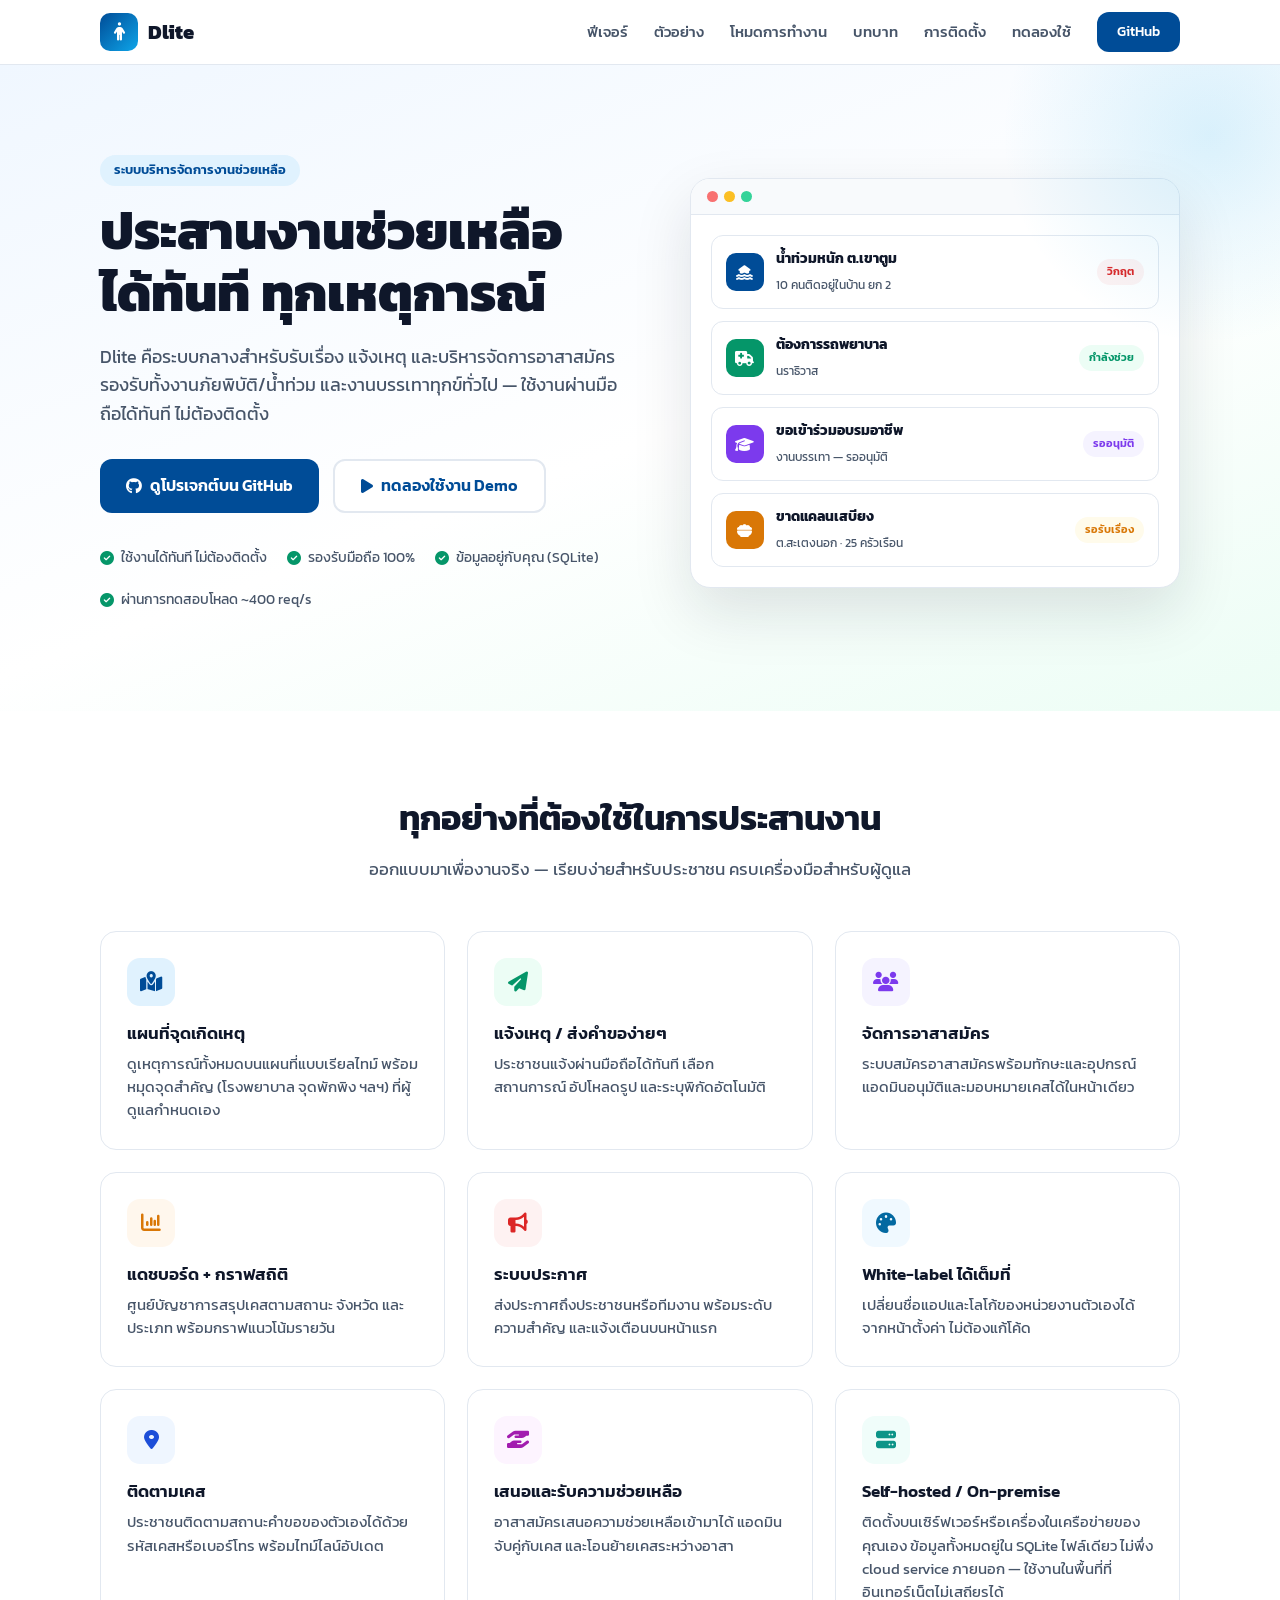
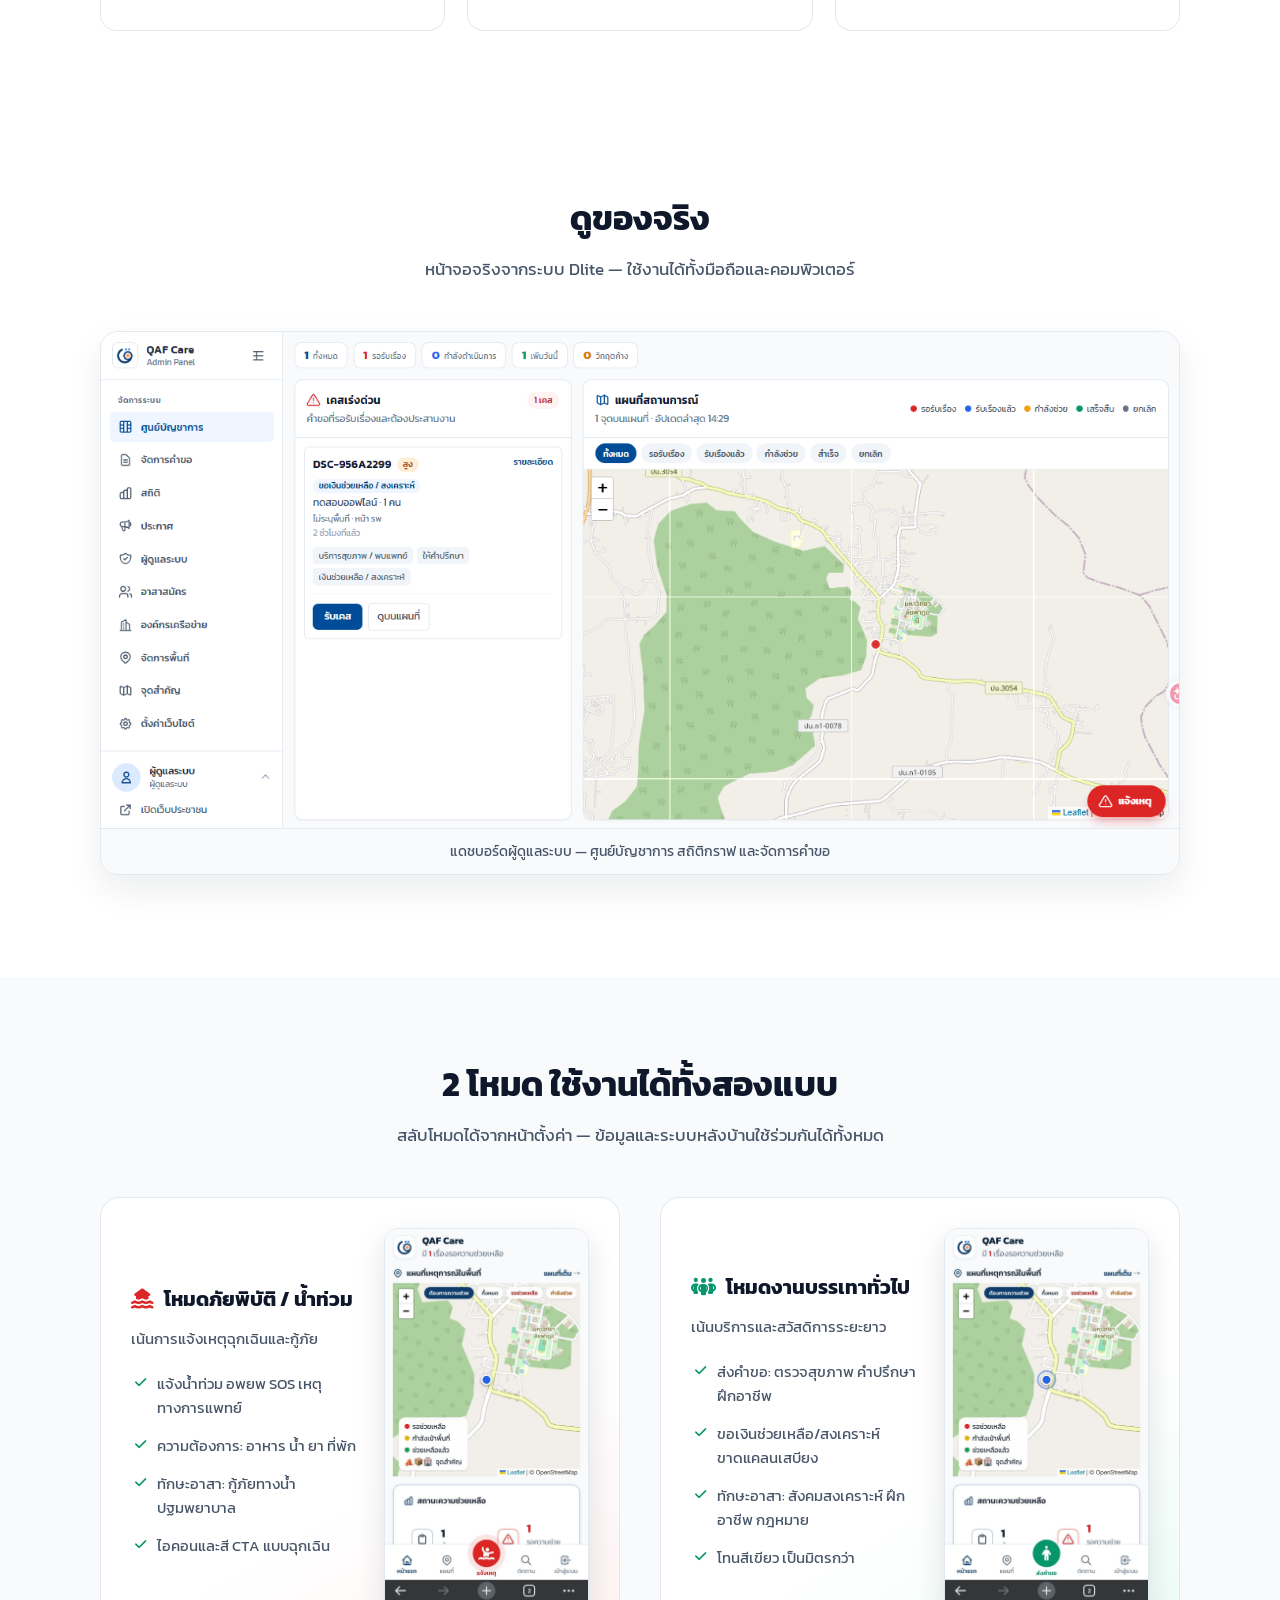
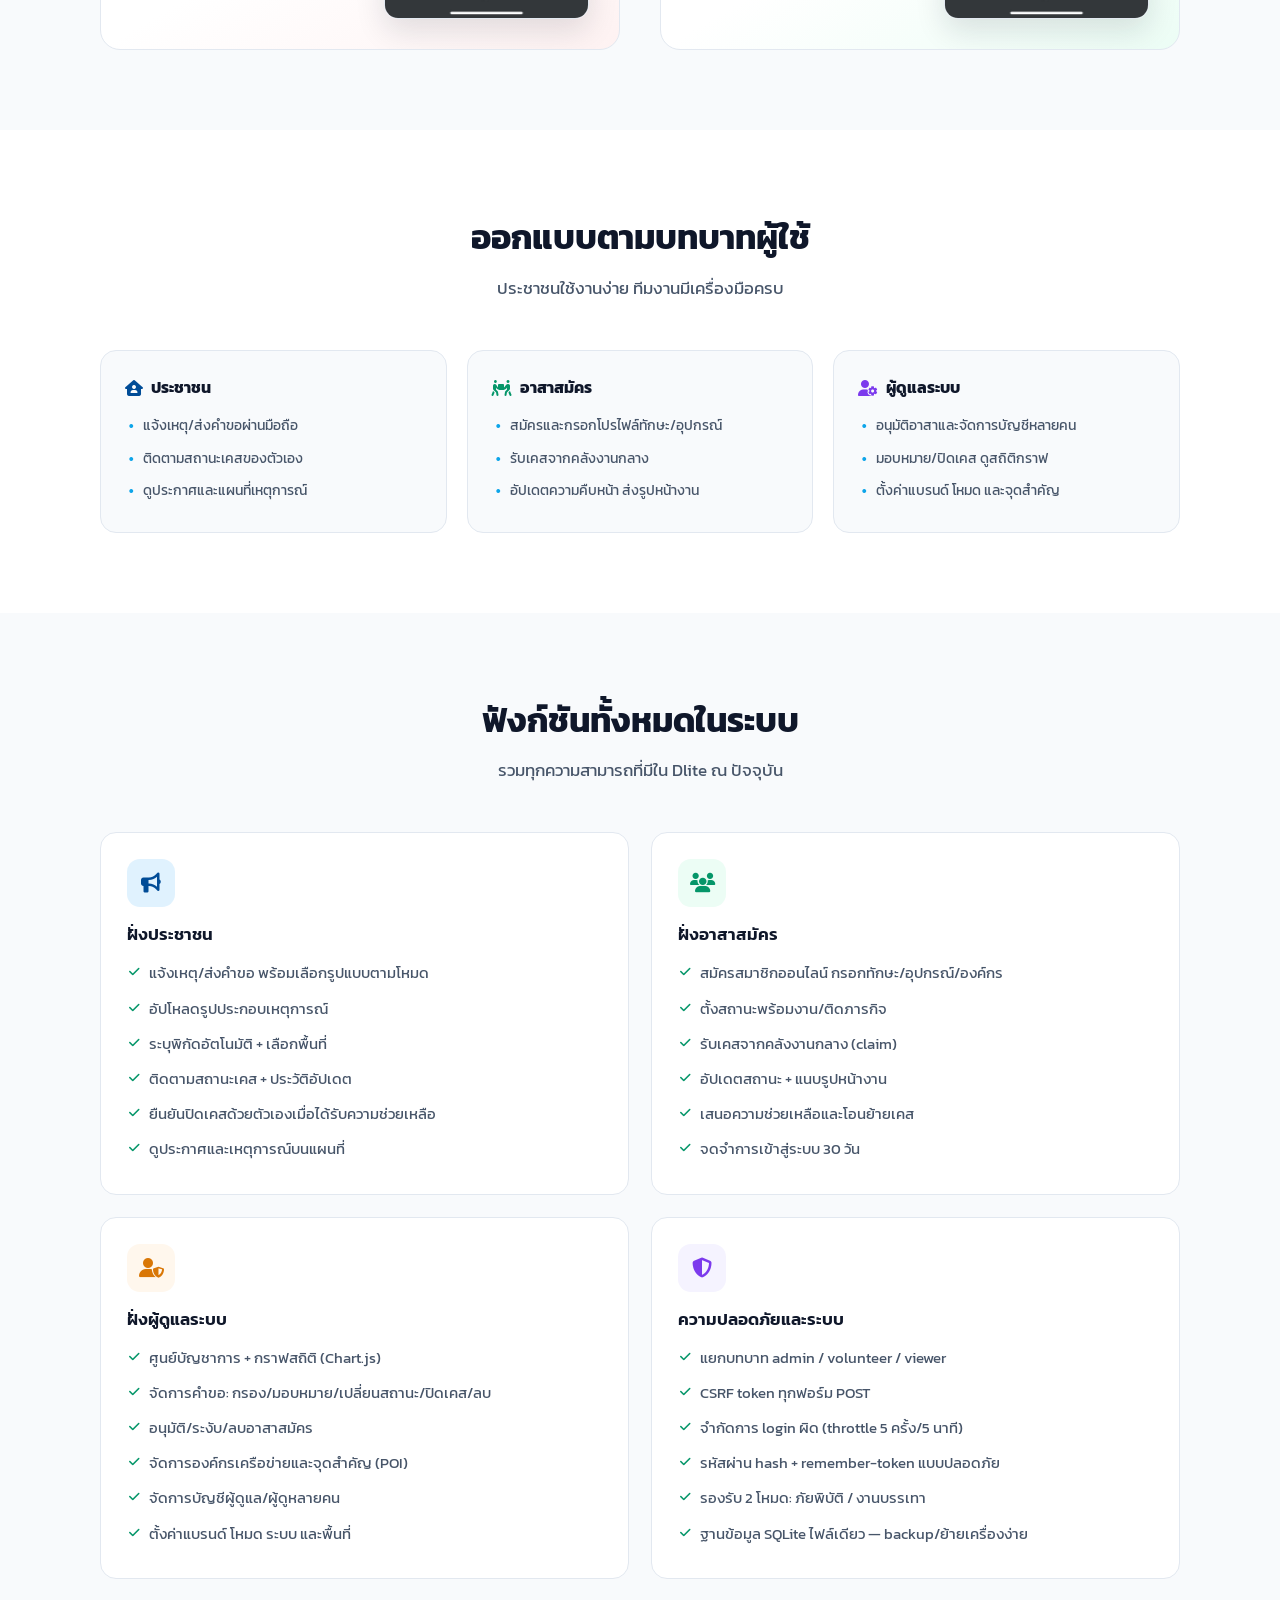
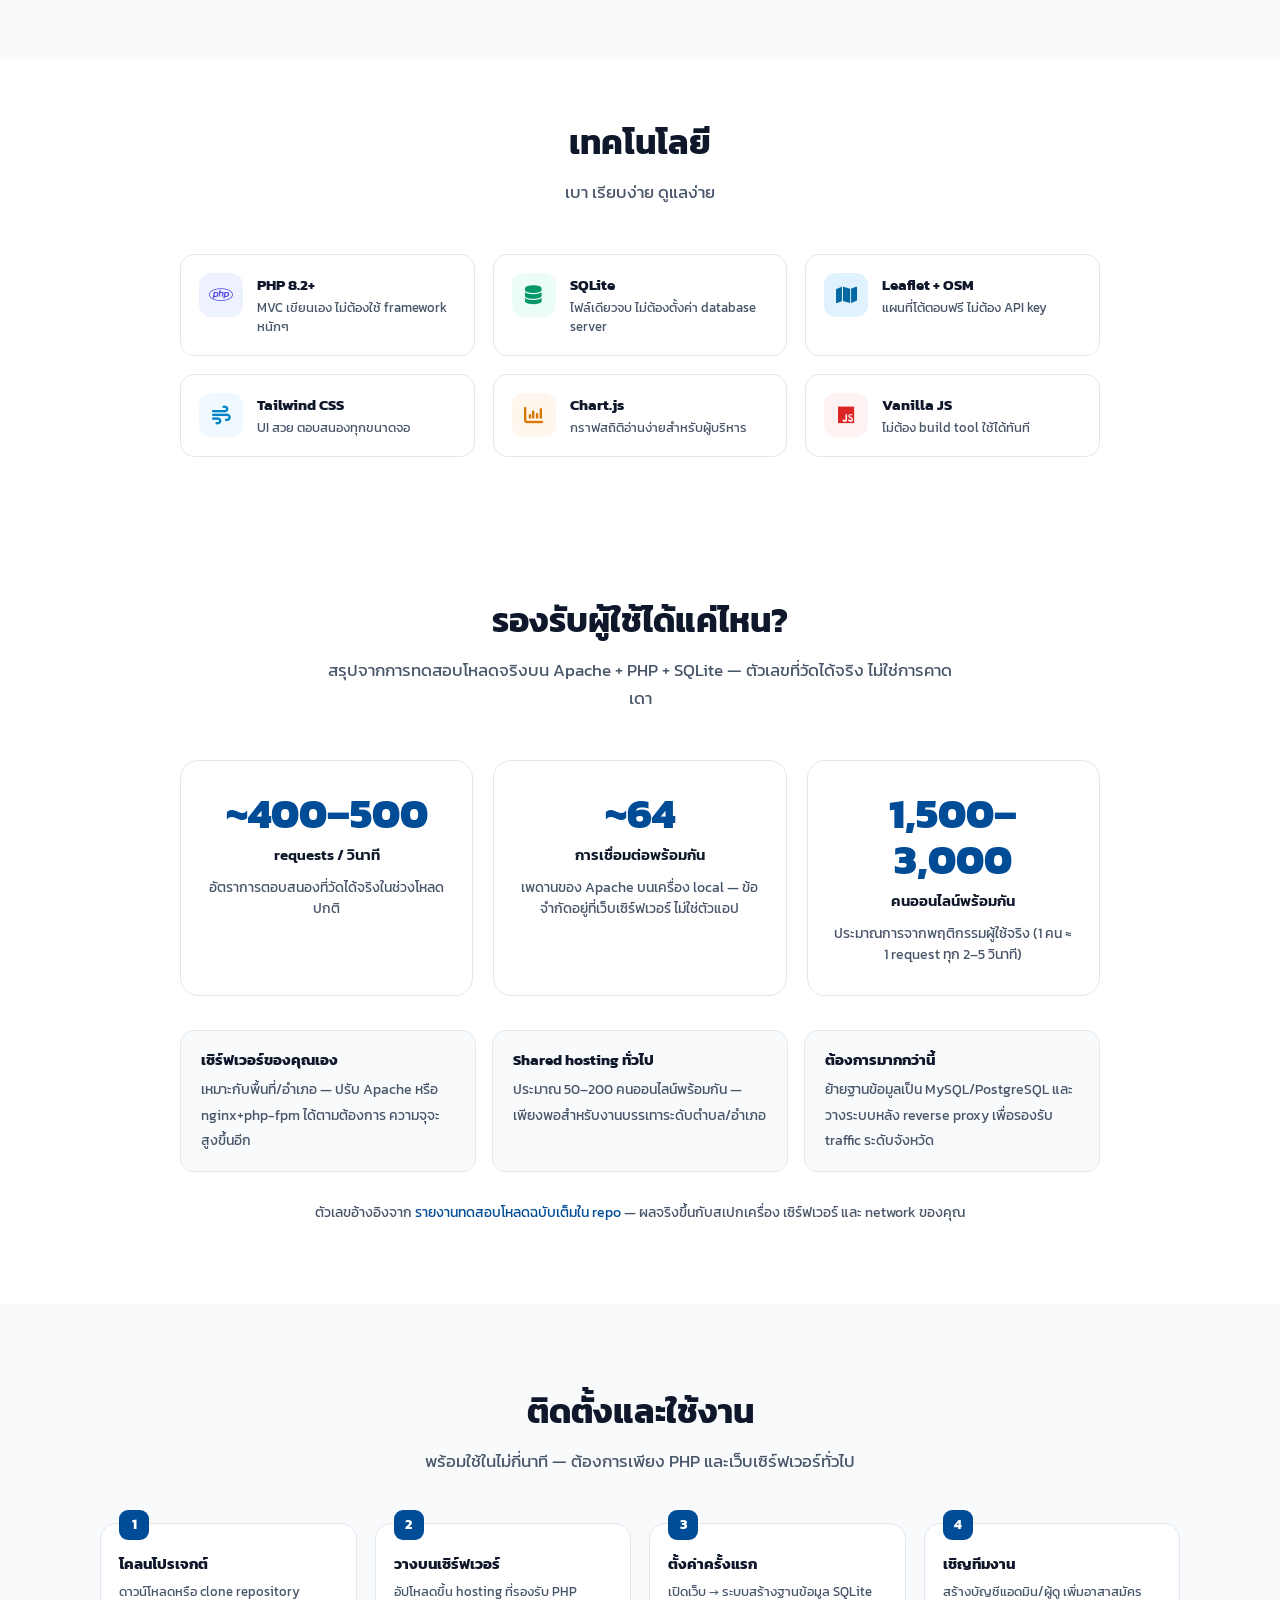
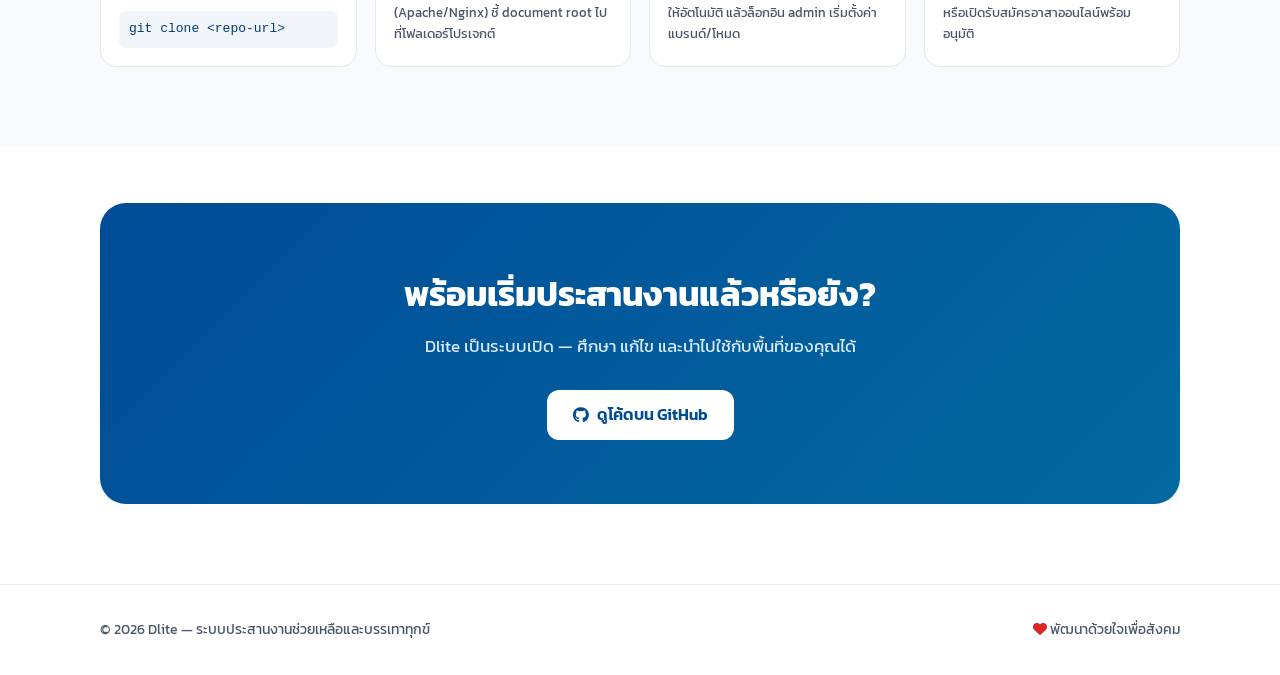
<file: docs/index.html>
<!DOCTYPE html>
<html lang="th">
<head>
<meta charset="UTF-8">
<meta name="viewport" content="width=device-width, initial-scale=1.0">
<title>Dlite — ระบบประสานงานช่วยเหลือและบรรเทาทุกข์</title>
<meta name="description" content="Dlite ระบบบริหารจัดการงานช่วยเหลืออาสาสมัครและประชาชน รองรับโหมดภัยพิบัติและงานบรรเทาทั่วไป ติดตั้งง่าย ใช้ SQLite ไม่ต้องมี server แยก">
<link rel="preconnect" href="https://fonts.googleapis.com">
<link href="https://fonts.googleapis.com/css2?family=Kanit:wght@300;400;500;600;700;800&display=swap" rel="stylesheet">
<link rel="stylesheet" href="https://cdnjs.cloudflare.com/ajax/libs/font-awesome/6.5.2/css/all.min.css">
<style>
:root{
  --blue:#004c97; --blue-d:#003a78; --sky:#0ea5e9; --emerald:#059669;
  --ink:#0f172a; --mut:#475569; --line:#e2e8f0; --bg:#f8fafc;
}
*{margin:0;padding:0;box-sizing:border-box}
html{scroll-behavior:smooth}
body{font-family:'Kanit',sans-serif;color:var(--ink);background:#fff;line-height:1.6}
.wrap{max-width:1120px;margin:0 auto;padding:0 20px}
a{color:var(--blue);text-decoration:none}
.btn{display:inline-flex;align-items:center;gap:8px;padding:12px 26px;border-radius:12px;font-weight:600;font-size:16px;transition:.2s;border:none;cursor:pointer}
.btn-p{background:var(--blue);color:#fff}
.btn-p:hover{background:var(--blue-d);transform:translateY(-1px);box-shadow:0 8px 20px rgba(0,76,151,.25)}
.btn-g{background:#fff;color:var(--blue);border:2px solid var(--line)}
.btn-g:hover{border-color:var(--blue)}
.eyebrow{display:inline-block;background:#e0f2fe;color:var(--blue);font-size:13px;font-weight:600;padding:5px 14px;border-radius:999px;margin-bottom:14px}
h1{font-size:clamp(30px,5vw,52px);font-weight:800;line-height:1.2}
h2{font-size:clamp(24px,3.5vw,34px);font-weight:700;text-align:center;margin-bottom:10px}
.sub{color:var(--mut);text-align:center;max-width:640px;margin:0 auto 48px;font-size:17px}
section{padding:80px 0}
/* nav */
nav{position:sticky;top:0;z-index:50;background:rgba(255,255,255,.92);backdrop-filter:blur(10px);border-bottom:1px solid var(--line)}
nav .wrap{display:flex;align-items:center;justify-content:space-between;height:64px}
.brand{display:flex;align-items:center;gap:10px;font-weight:800;font-size:20px;color:var(--ink)}
.brand .logo{width:38px;height:38px;border-radius:10px;background:linear-gradient(135deg,var(--blue),var(--sky));display:flex;align-items:center;justify-content:center;color:#fff;font-size:18px}
.navlinks{display:flex;gap:26px;align-items:center}
.navlinks a{color:var(--mut);font-weight:500;font-size:15px}
.navlinks a:hover{color:var(--blue)}
.navlinks a.btn{color:#fff}
.navlinks a.btn:hover{color:#fff}
@media(max-width:760px){.navlinks a.hide-m{display:none}}
/* hero */
.hero{background:linear-gradient(160deg,#f0f7ff 0%,#fff 55%,#ecfdf5 100%);padding:90px 0 100px;position:relative;overflow:hidden}
.hero::after{content:'';position:absolute;right:-140px;top:-140px;width:420px;height:420px;border-radius:50%;background:radial-gradient(circle,rgba(14,165,233,.15),transparent 70%)}
.hero-grid{display:grid;grid-template-columns:1.05fr .95fr;gap:48px;align-items:center}
.hero p.lead{color:var(--mut);font-size:18px;margin:18px 0 30px;max-width:520px}
.hero-cta{display:flex;gap:14px;flex-wrap:wrap}
.hero-badges{display:flex;gap:20px;margin-top:34px;flex-wrap:wrap}
.hero-badges span{display:flex;align-items:center;gap:7px;font-size:14px;color:var(--mut)}
.hero-badges i{color:var(--emerald);font-style:normal}
/* mockup */
.mock{background:#fff;border:1px solid var(--line);border-radius:20px;box-shadow:0 24px 60px rgba(15,23,42,.12);overflow:hidden}
.mock-bar{display:flex;gap:6px;padding:12px 16px;border-bottom:1px solid var(--line);background:#f8fafc}
.mock-bar i{width:11px;height:11px;border-radius:50%;display:block}
.mock-body{padding:20px;display:grid;gap:12px}
.mrow{display:flex;align-items:center;gap:12px;padding:12px 14px;border:1px solid var(--line);border-radius:12px}
.mrow .dot{width:38px;height:38px;border-radius:10px;flex-shrink:0;display:flex;align-items:center;justify-content:center;color:#fff;font-size:15px}
.mrow .t{flex:1}
.mrow .t b{display:block;font-size:14px}
.mrow .t small{color:var(--mut);font-size:12px}
.mrow .pill{font-size:11px;font-weight:600;padding:4px 10px;border-radius:999px;white-space:nowrap}
@keyframes float{0%,100%{transform:translateY(0)}50%{transform:translateY(-8px)}}
.mock{animation:float 6s ease-in-out infinite}
/* cards */
.grid{display:grid;gap:22px}
.g2{grid-template-columns:repeat(2,1fr)}
.g3{grid-template-columns:repeat(3,1fr)}
.g4{grid-template-columns:repeat(4,1fr)}
.card{background:#fff;border:1px solid var(--line);border-radius:16px;padding:26px;transition:.25s}
.card:hover{transform:translateY(-4px);box-shadow:0 14px 34px rgba(15,23,42,.09);border-color:#cbd5e1}
.card .ic{width:48px;height:48px;border-radius:13px;display:flex;align-items:center;justify-content:center;font-size:20px;margin-bottom:14px}
.card h3{font-size:17px;font-weight:600;margin-bottom:6px}
.card p{color:var(--mut);font-size:14.5px}
@media(max-width:900px){.g3,.g4{grid-template-columns:repeat(2,1fr)}.g2{grid-template-columns:1fr}}
@media(max-width:560px){.g3,.g4,.g2{grid-template-columns:1fr}.hero-grid{grid-template-columns:1fr}}
/* modes */
.modes{display:grid;grid-template-columns:1fr 1fr;gap:40px}
.mode{border-radius:20px;padding:30px;border:1px solid var(--line);position:relative;overflow:hidden;display:grid;grid-template-columns:1.05fr .95fr;gap:26px;align-items:center}
.mode .mode-img img{width:100%;height:auto;display:block;border-radius:14px;border:1px solid var(--line);box-shadow:0 12px 30px rgba(15,23,42,.12)}
.mode .mode-txt{min-width:0}
@media(max-width:760px){.mode{grid-template-columns:1fr}}
.mode.d{background:linear-gradient(150deg,#fff 60%,#fef2f2)}
.mode.r{background:linear-gradient(150deg,#fff 60%,#ecfdf5)}
.mode h3{font-size:20px;display:flex;align-items:center;gap:10px;margin-bottom:12px}
.mode ul{list-style:none;margin-top:14px}
.mode li{padding:7px 0 7px 26px;position:relative;color:var(--mut);font-size:15px}
.mode li::before{content:'\f00c';font-family:'Font Awesome 6 Free';font-weight:900;position:absolute;left:4px;color:var(--emerald);font-size:13px}
@media(max-width:760px){.modes{grid-template-columns:1fr}}
/* roles */
.roles{display:grid;grid-template-columns:repeat(3,1fr);gap:20px}
.role{background:var(--bg);border-radius:16px;padding:24px;border:1px solid var(--line)}
.role .who{font-weight:700;font-size:16px;display:flex;align-items:center;gap:8px;margin-bottom:10px}
.role ul{list-style:none}
.role li{font-size:14px;color:var(--mut);padding:5px 0 5px 18px;position:relative}
.role li::before{content:'\2022';position:absolute;left:4px;color:var(--sky);font-weight:800}
@media(max-width:760px){.roles{grid-template-columns:1fr}}
/* tech */
.tech-grid{display:grid;grid-template-columns:repeat(3,1fr);gap:18px;max-width:920px;margin:0 auto}
.tech-item{display:flex;gap:14px;align-items:flex-start;background:#fff;border:1px solid var(--line);border-radius:14px;padding:18px;transition:.2s}
.tech-item:hover{transform:translateY(-3px);box-shadow:0 12px 28px rgba(15,23,42,.08);border-color:#cbd5e1}
.tech-item .tic{width:44px;height:44px;border-radius:12px;display:flex;align-items:center;justify-content:center;font-size:19px;flex-shrink:0}
.tech-item b{display:block;font-size:15px}
.tech-item small{color:var(--mut);font-size:13px;line-height:1.45;display:block;margin-top:2px}
@media(max-width:760px){.tech-grid{grid-template-columns:repeat(2,1fr)}}
@media(max-width:480px){.tech-grid{grid-template-columns:1fr}}
/* capacity */
.cap-grid{display:grid;grid-template-columns:repeat(3,1fr);gap:20px;max-width:920px;margin:0 auto 34px}
.cap-card{background:#fff;border:1px solid var(--line);border-radius:18px;padding:30px 24px;text-align:center;transition:.2s}
.cap-card:hover{transform:translateY(-4px);box-shadow:0 14px 34px rgba(15,23,42,.09);border-color:#cbd5e1}
.cap-num{font-size:clamp(30px,4vw,42px);font-weight:800;color:var(--blue);line-height:1.1}
.cap-unit{font-weight:600;font-size:15px;color:var(--ink);margin:6px 0 10px}
.cap-card p{font-size:13.5px;color:var(--mut);line-height:1.55}
.cap-env{display:grid;grid-template-columns:repeat(3,1fr);gap:16px;max-width:920px;margin:0 auto}
.cap-env-item{background:var(--bg);border:1px solid var(--line);border-radius:14px;padding:18px 20px}
.cap-env-item b{display:block;font-size:14.5px;margin-bottom:4px}
.cap-env-item span{font-size:13.5px;color:var(--mut);line-height:1.5}
.cap-note{text-align:center;margin-top:30px;font-size:13.5px;color:var(--mut)}
@media(max-width:760px){.cap-grid,.cap-env{grid-template-columns:1fr}}
/* install */
.steps{display:grid;grid-template-columns:repeat(4,1fr);gap:18px;counter-reset:s}
.step{position:relative;padding:22px 18px 18px;background:#fff;border:1px solid var(--line);border-radius:16px}
.step::before{counter-increment:s;content:counter(s);position:absolute;top:-14px;left:18px;width:30px;height:30px;border-radius:9px;background:var(--blue);color:#fff;font-weight:700;display:flex;align-items:center;justify-content:center;font-size:14px}
.step h4{font-size:15px;margin:6px 0 6px}
.step p,.step code{font-size:13px;color:var(--mut)}
.step code{display:block;background:#f1f5f9;border-radius:8px;padding:8px 10px;margin-top:8px;font-family:Consolas,monospace;color:var(--blue-d);overflow-x:auto;white-space:nowrap}
@media(max-width:900px){.steps{grid-template-columns:repeat(2,1fr)}}
@media(max-width:560px){.steps{grid-template-columns:1fr}}
/* shots */
.shot{margin:0;border:1px solid var(--line);border-radius:18px;overflow:hidden;background:#fff;box-shadow:0 14px 34px rgba(15,23,42,.08)}
.shot img{width:100%;height:auto;display:block}
.shot figcaption{padding:12px 16px;font-size:13.5px;color:var(--mut);text-align:center;border-top:1px solid var(--line);background:#f8fafc}
.shot-wide{margin-bottom:22px}
.shots-grid{display:grid;grid-template-columns:repeat(auto-fit,minmax(240px,300px));gap:20px;justify-content:center}
@media(max-width:760px){.shots-grid{grid-template-columns:1fr}}
/* cta */
.cta{background:linear-gradient(135deg,var(--blue),#0369a1);color:#fff;text-align:center;border-radius:26px;padding:64px 30px}
.cta h2{color:#fff;margin-bottom:12px}
.cta p{color:#dbeafe;margin-bottom:30px;font-size:17px}
.cta .btn-w{background:#fff;color:var(--blue)}
.cta .btn-w:hover{background:#e0f2fe}
footer{border-top:1px solid var(--line);padding:34px 0;color:var(--mut);font-size:14px}
footer .wrap{display:flex;justify-content:space-between;gap:16px;flex-wrap:wrap;align-items:center}
</style>
</head>
<body>

<nav>
  <div class="wrap">
    <a class="brand" href="#top"><span class="logo"><i class="fa-solid fa-person"></i></span>Dlite</a>
    <div class="navlinks">
      <a href="#features" class="hide-m">ฟีเจอร์</a>
      <a href="#screenshots" class="hide-m">ตัวอย่าง</a>
      <a href="#modes" class="hide-m">โหมดการทำงาน</a>
      <a href="#roles" class="hide-m">บทบาท</a>
      <a href="#install" class="hide-m">การติดตั้ง</a>
      <a href="demo/" class="hide-m">ทดลองใช้</a>
      <a class="btn btn-p" style="padding:9px 20px;font-size:14px" href="https://github.com/nasmees/Dlite">GitHub</a>
    </div>
  </div>
</nav>

<header class="hero" id="top">
  <div class="wrap hero-grid">
    <div>
      <span class="eyebrow">ระบบบริหารจัดการงานช่วยเหลือ</span>
      <h1>ประสานงานช่วยเหลือ<br>ได้ทันที ทุกเหตุการณ์</h1>
      <p class="lead">Dlite คือระบบกลางสำหรับรับเรื่อง แจ้งเหตุ และบริหารจัดการอาสาสมัคร รองรับทั้งงานภัยพิบัติ/น้ำท่วม และงานบรรเทาทุกข์ทั่วไป — ใช้งานผ่านมือถือได้ทันที ไม่ต้องติดตั้ง</p>
      <div class="hero-cta">
        <a class="btn btn-p" href="https://github.com/nasmees/Dlite"><i class="fa-brands fa-github"></i> ดูโปรเจกต์บน GitHub</a>
        <a class="btn btn-g" href="demo/"><i class="fa-solid fa-play"></i> ทดลองใช้งาน Demo</a>
      </div>
      <div class="hero-badges">
        <span><i class="fa-solid fa-circle-check"></i> ใช้งานได้ทันที ไม่ต้องติดตั้ง</span>
        <span><i class="fa-solid fa-circle-check"></i> รองรับมือถือ 100%</span>
        <span><i class="fa-solid fa-circle-check"></i> ข้อมูลอยู่กับคุณ (SQLite)</span>
        <span><i class="fa-solid fa-circle-check"></i> ผ่านการทดสอบโหลด ~400 req/s</span>
      </div>
    </div>
    <div class="mock">
      <div class="mock-bar"><i style="background:#f87171"></i><i style="background:#fbbf24"></i><i style="background:#34d399"></i></div>
      <div class="mock-body">
        <div class="mrow"><div class="dot" style="background:var(--blue)"><i class="fa-solid fa-house-flood-water"></i></div><div class="t"><b>น้ำท่วมหนัก ต.เขาตูม</b><small>10 คนติดอยู่ในบ้าน ยก 2</small></div><span class="pill" style="background:#fef2f2;color:#dc2626">วิกฤต</span></div>
        <div class="mrow"><div class="dot" style="background:var(--emerald)"><i class="fa-solid fa-truck-medical"></i></div><div class="t"><b>ต้องการรถพยาบาล</b><small>นราธิวาส</small></div><span class="pill" style="background:#ecfdf5;color:#059669">กำลังช่วย</span></div>
        <div class="mrow"><div class="dot" style="background:#7c3aed"><i class="fa-solid fa-graduation-cap"></i></div><div class="t"><b>ขอเข้าร่วมอบรมอาชีพ</b><small>งานบรรเทา — รออนุมัติ</small></div><span class="pill" style="background:#f5f3ff;color:#7c3aed">รออนุมัติ</span></div>
        <div class="mrow"><div class="dot" style="background:#d97706"><i class="fa-solid fa-bowl-food"></i></div><div class="t"><b>ขาดแคลนเสบียง</b><small>ต.สะเตงนอก · 25 ครัวเรือน</small></div><span class="pill" style="background:#fffbeb;color:#d97706">รอรับเรื่อง</span></div>
      </div>
    </div>
  </div>
</header>

<section id="features">
  <div class="wrap">
    <h2>ทุกอย่างที่ต้องใช้ในการประสานงาน</h2>
    <p class="sub">ออกแบบมาเพื่องานจริง — เรียบง่ายสำหรับประชาชน ครบเครื่องมือสำหรับผู้ดูแล</p>
    <div class="grid g3">
      <div class="card"><div class="ic" style="background:#e0f2fe;color:#004c97"><i class="fa-solid fa-map-location-dot"></i></div><h3>แผนที่จุดเกิดเหตุ</h3><p>ดูเหตุการณ์ทั้งหมดบนแผนที่แบบเรียลไทม์ พร้อมหมุดจุดสำคัญ (โรงพยาบาล จุดพักพิง ฯลฯ) ที่ผู้ดูแลกำหนดเอง</p></div>
      <div class="card"><div class="ic" style="background:#ecfdf5;color:#059669"><i class="fa-solid fa-paper-plane"></i></div><h3>แจ้งเหตุ / ส่งคำของ่ายๆ</h3><p>ประชาชนแจ้งผ่านมือถือได้ทันที เลือกสถานการณ์ อัปโหลดรูป และระบุพิกัดอัตโนมัติ</p></div>
      <div class="card"><div class="ic" style="background:#f5f3ff;color:#7c3aed"><i class="fa-solid fa-users"></i></div><h3>จัดการอาสาสมัคร</h3><p>ระบบสมัครอาสาสมัครพร้อมทักษะและอุปกรณ์ แอดมินอนุมัติและมอบหมายเคสได้ในหน้าเดียว</p></div>
      <div class="card"><div class="ic" style="background:#fff7ed;color:#d97706"><i class="fa-solid fa-chart-column"></i></div><h3>แดชบอร์ด + กราฟสถิติ</h3><p>ศูนย์บัญชาการสรุปเคสตามสถานะ จังหวัด และประเภท พร้อมกราฟแนวโน้มรายวัน</p></div>
      <div class="card"><div class="ic" style="background:#fef2f2;color:#dc2626"><i class="fa-solid fa-bullhorn"></i></div><h3>ระบบประกาศ</h3><p>ส่งประกาศถึงประชาชนหรือทีมงาน พร้อมระดับความสำคัญ และแจ้งเตือนบนหน้าแรก</p></div>
      <div class="card"><div class="ic" style="background:#f0f9ff;color:#0369a1"><i class="fa-solid fa-palette"></i></div><h3>White-label ได้เต็มที่</h3><p>เปลี่ยนชื่อแอปและโลโก้ของหน่วยงานตัวเองได้จากหน้าตั้งค่า ไม่ต้องแก้โค้ด</p></div>
      <div class="card"><div class="ic" style="background:#eff6ff;color:#1d4ed8"><i class="fa-solid fa-location-dot"></i></div><h3>ติดตามเคส</h3><p>ประชาชนติดตามสถานะคำขอของตัวเองได้ด้วยรหัสเคสหรือเบอร์โทร พร้อมไทม์ไลน์อัปเดต</p></div>
      <div class="card"><div class="ic" style="background:#fdf4ff;color:#a21caf"><i class="fa-solid fa-hand-holding-hand"></i></div><h3>เสนอและรับความช่วยเหลือ</h3><p>อาสาสมัครเสนอความช่วยเหลือเข้ามาได้ แอดมินจับคู่กับเคส และโอนย้ายเคสระหว่างอาสา</p></div>
      <div class="card"><div class="ic" style="background:#f0fdfa;color:#0d9488"><i class="fa-solid fa-server"></i></div><h3>Self-hosted / On-premise</h3><p>ติดตั้งบนเซิร์ฟเวอร์หรือเครื่องในเครือข่ายของคุณเอง ข้อมูลทั้งหมดยู่ใน SQLite ไฟล์เดียว ไม่พึ่ง cloud service ภายนอก — ใช้งานในพื้นที่ที่อินเทอร์เน็ตไม่เสถียรได้</p></div>
    </div>
  </div>
</section>

<section id="screenshots">
  <div class="wrap">
    <h2>ดูของจริง</h2>
    <p class="sub">หน้าจอจริงจากระบบ Dlite — ใช้งานได้ทั้งมือถือและคอมพิวเตอร์</p>
    <figure class="shot shot-wide">
      <img src="assets/admin-desktop.png" alt="แดชบอร์ดผู้ดูแลระบบ Dlite" loading="lazy">
      <figcaption>แดชบอร์ดผู้ดูแลระบบ — ศูนย์บัญชาการ สถิติกราฟ และจัดการคำขอ</figcaption>
    </figure>

  </div>
</section>
<section id="modes" style="background:var(--bg)">
  <div class="wrap">
    <h2>2 โหมด ใช้งานได้ทั้งสองแบบ</h2>
    <p class="sub">สลับโหมดได้จากหน้าตั้งค่า — ข้อมูลและระบบหลังบ้านใช้ร่วมกันได้ทั้งหมด</p>
    <div class="modes">
      <div class="mode d">
        <div class="mode-txt">
          <h3><i class="fa-solid fa-house-flood-water" style="color:#dc2626"></i> โหมดภัยพิบัติ / น้ำท่วม</h3>
          <p style="color:var(--mut);font-size:15px">เน้นการแจ้งเหตุฉุกเฉินและกู้ภัย</p>
          <ul>
            <li>แจ้งน้ำท่วม อพยพ SOS เหตุทางการแพทย์</li>
            <li>ความต้องการ: อาหาร น้ำ ยา ที่พัก</li>
            <li>ทักษะอาสา: กู้ภัยทางน้ำ ปฐมพยาบาล</li>
            <li>ไอคอนและสี CTA แบบฉุกเฉิน</li>
          </ul>
        </div>
        <div class="mode-img"><img src="assets/mobile-disaster.jpg" alt="หน้าจอมือถือโหมดภัยพิบัติ" loading="lazy"></div>
      </div>
      <div class="mode r">
        <div class="mode-txt">
          <h3><i class="fa-solid fa-people-group" style="color:#059669"></i> โหมดงานบรรเทาทั่วไป</h3>
          <p style="color:var(--mut);font-size:15px">เน้นบริการและสวัสดิการระยะยาว</p>
          <ul>
            <li>ส่งคำขอ: ตรวจสุขภาพ คำปรึกษา ฝึกอาชีพ</li>
            <li>ขอเงินช่วยเหลือ/สงเคราะห์ ขาดแคลนเสบียง</li>
            <li>ทักษะอาสา: สังคมสงเคราะห์ ฝึกอาชีพ กฎหมาย</li>
            <li>โทนสีเขียว เป็นมิตรกว่า</li>
          </ul>
        </div>
        <div class="mode-img"><img src="assets/mobile-relief.jpg" alt="หน้าจอมือถือโหมดบรรเทา" loading="lazy"></div>
      </div>
    </div>
  </div>
</section>

<section id="roles">
  <div class="wrap">
    <h2>ออกแบบตามบทบาทผู้ใช้</h2>
    <p class="sub">ประชาชนใช้งานง่าย ทีมงานมีเครื่องมือครบ</p>
    <div class="roles">
      <div class="role"><div class="who"><i class="fa-solid fa-house-user" style="color:var(--blue)"></i> ประชาชน</div><ul><li>แจ้งเหตุ/ส่งคำขอผ่านมือถือ</li><li>ติดตามสถานะเคสของตัวเอง</li><li>ดูประกาศและแผนที่เหตุการณ์</li></ul></div>
      <div class="role"><div class="who"><i class="fa-solid fa-people-carry-box" style="color:var(--emerald)"></i> อาสาสมัคร</div><ul><li>สมัครและกรอกโปรไฟล์ทักษะ/อุปกรณ์</li><li>รับเคสจากคลังงานกลาง</li><li>อัปเดตความคืบหน้า ส่งรูปหน้างาน</li></ul></div>
      <div class="role"><div class="who"><i class="fa-solid fa-user-gear" style="color:#7c3aed"></i> ผู้ดูแลระบบ</div><ul><li>อนุมัติอาสาและจัดการบัญชีหลายคน</li><li>มอบหมาย/ปิดเคส ดูสถิติกราฟ</li><li>ตั้งค่าแบรนด์ โหมด และจุดสำคัญ</li></ul></div>
    </div>
  </div>
</section>

<section style="background:var(--bg)">
  <div class="wrap">
    <h2>ฟังก์ชันทั้งหมดในระบบ</h2>
    <p class="sub">รวมทุกความสามารถที่มีใน Dlite ณ ปัจจุบัน</p>
    <div class="grid g2">
      <div class="card"><div class="ic" style="background:#e0f2fe;color:#004c97"><i class="fa-solid fa-bullhorn"></i></div><h3>ฝั่งประชาชน</h3><ul style="list-style:none;margin-top:8px"><li style="font-size:14.5px;color:var(--mut);padding:6px 0 6px 22px;position:relative"><i class="fa-solid fa-check" style="position:absolute;left:2px;color:var(--emerald);font-size:12px;top:10px"></i>แจ้งเหตุ/ส่งคำขอ พร้อมเลือกรูปแบบตามโหมด</li><li style="font-size:14.5px;color:var(--mut);padding:6px 0 6px 22px;position:relative"><i class="fa-solid fa-check" style="position:absolute;left:2px;color:var(--emerald);font-size:12px;top:10px"></i>อัปโหลดรูปประกอบเหตุการณ์</li><li style="font-size:14.5px;color:var(--mut);padding:6px 0 6px 22px;position:relative"><i class="fa-solid fa-check" style="position:absolute;left:2px;color:var(--emerald);font-size:12px;top:10px"></i>ระบุพิกัดอัตโนมัติ + เลือกพื้นที่</li><li style="font-size:14.5px;color:var(--mut);padding:6px 0 6px 22px;position:relative"><i class="fa-solid fa-check" style="position:absolute;left:2px;color:var(--emerald);font-size:12px;top:10px"></i>ติดตามสถานะเคส + ประวัติอัปเดต</li><li style="font-size:14.5px;color:var(--mut);padding:6px 0 6px 22px;position:relative"><i class="fa-solid fa-check" style="position:absolute;left:2px;color:var(--emerald);font-size:12px;top:10px"></i>ยืนยันปิดเคสด้วยตัวเองเมื่อได้รับความช่วยเหลือ</li><li style="font-size:14.5px;color:var(--mut);padding:6px 0 6px 22px;position:relative"><i class="fa-solid fa-check" style="position:absolute;left:2px;color:var(--emerald);font-size:12px;top:10px"></i>ดูประกาศและเหตุการณ์บนแผนที่</li></ul></div>
      <div class="card"><div class="ic" style="background:#ecfdf5;color:#059669"><i class="fa-solid fa-users"></i></div><h3>ฝั่งอาสาสมัคร</h3><ul style="list-style:none;margin-top:8px"><li style="font-size:14.5px;color:var(--mut);padding:6px 0 6px 22px;position:relative"><i class="fa-solid fa-check" style="position:absolute;left:2px;color:var(--emerald);font-size:12px;top:10px"></i>สมัครสมาชิกออนไลน์ กรอกทักษะ/อุปกรณ์/องค์กร</li><li style="font-size:14.5px;color:var(--mut);padding:6px 0 6px 22px;position:relative"><i class="fa-solid fa-check" style="position:absolute;left:2px;color:var(--emerald);font-size:12px;top:10px"></i>ตั้งสถานะพร้อมงาน/ติดภารกิจ</li><li style="font-size:14.5px;color:var(--mut);padding:6px 0 6px 22px;position:relative"><i class="fa-solid fa-check" style="position:absolute;left:2px;color:var(--emerald);font-size:12px;top:10px"></i>รับเคสจากคลังงานกลาง (claim)</li><li style="font-size:14.5px;color:var(--mut);padding:6px 0 6px 22px;position:relative"><i class="fa-solid fa-check" style="position:absolute;left:2px;color:var(--emerald);font-size:12px;top:10px"></i>อัปเดตสถานะ + แนบรูปหน้างาน</li><li style="font-size:14.5px;color:var(--mut);padding:6px 0 6px 22px;position:relative"><i class="fa-solid fa-check" style="position:absolute;left:2px;color:var(--emerald);font-size:12px;top:10px"></i>เสนอความช่วยเหลือและโอนย้ายเคส</li><li style="font-size:14.5px;color:var(--mut);padding:6px 0 6px 22px;position:relative"><i class="fa-solid fa-check" style="position:absolute;left:2px;color:var(--emerald);font-size:12px;top:10px"></i>จดจำการเข้าสู่ระบบ 30 วัน</li></ul></div>
      <div class="card"><div class="ic" style="background:#fff7ed;color:#d97706"><i class="fa-solid fa-user-shield"></i></div><h3>ฝั่งผู้ดูแลระบบ</h3><ul style="list-style:none;margin-top:8px"><li style="font-size:14.5px;color:var(--mut);padding:6px 0 6px 22px;position:relative"><i class="fa-solid fa-check" style="position:absolute;left:2px;color:var(--emerald);font-size:12px;top:10px"></i>ศูนย์บัญชาการ + กราฟสถิติ (Chart.js)</li><li style="font-size:14.5px;color:var(--mut);padding:6px 0 6px 22px;position:relative"><i class="fa-solid fa-check" style="position:absolute;left:2px;color:var(--emerald);font-size:12px;top:10px"></i>จัดการคำขอ: กรอง/มอบหมาย/เปลี่ยนสถานะ/ปิดเคส/ลบ</li><li style="font-size:14.5px;color:var(--mut);padding:6px 0 6px 22px;position:relative"><i class="fa-solid fa-check" style="position:absolute;left:2px;color:var(--emerald);font-size:12px;top:10px"></i>อนุมัติ/ระงับ/ลบอาสาสมัคร</li><li style="font-size:14.5px;color:var(--mut);padding:6px 0 6px 22px;position:relative"><i class="fa-solid fa-check" style="position:absolute;left:2px;color:var(--emerald);font-size:12px;top:10px"></i>จัดการองค์กรเครือข่ายและจุดสำคัญ (POI)</li><li style="font-size:14.5px;color:var(--mut);padding:6px 0 6px 22px;position:relative"><i class="fa-solid fa-check" style="position:absolute;left:2px;color:var(--emerald);font-size:12px;top:10px"></i>จัดการบัญชีผู้ดูแล/ผู้ดูหลายคน</li><li style="font-size:14.5px;color:var(--mut);padding:6px 0 6px 22px;position:relative"><i class="fa-solid fa-check" style="position:absolute;left:2px;color:var(--emerald);font-size:12px;top:10px"></i>ตั้งค่าแบรนด์ โหมด ระบบ และพื้นที่</li></ul></div>
      <div class="card"><div class="ic" style="background:#f5f3ff;color:#7c3aed"><i class="fa-solid fa-shield-halved"></i></div><h3>ความปลอดภัยและระบบ</h3><ul style="list-style:none;margin-top:8px"><li style="font-size:14.5px;color:var(--mut);padding:6px 0 6px 22px;position:relative"><i class="fa-solid fa-check" style="position:absolute;left:2px;color:var(--emerald);font-size:12px;top:10px"></i>แยกบทบาท admin / volunteer / viewer</li><li style="font-size:14.5px;color:var(--mut);padding:6px 0 6px 22px;position:relative"><i class="fa-solid fa-check" style="position:absolute;left:2px;color:var(--emerald);font-size:12px;top:10px"></i>CSRF token ทุกฟอร์ม POST</li><li style="font-size:14.5px;color:var(--mut);padding:6px 0 6px 22px;position:relative"><i class="fa-solid fa-check" style="position:absolute;left:2px;color:var(--emerald);font-size:12px;top:10px"></i>จำกัดการ login ผิด (throttle 5 ครั้ง/5 นาที)</li><li style="font-size:14.5px;color:var(--mut);padding:6px 0 6px 22px;position:relative"><i class="fa-solid fa-check" style="position:absolute;left:2px;color:var(--emerald);font-size:12px;top:10px"></i>รหัสผ่าน hash + remember-token แบบปลอดภัย</li><li style="font-size:14.5px;color:var(--mut);padding:6px 0 6px 22px;position:relative"><i class="fa-solid fa-check" style="position:absolute;left:2px;color:var(--emerald);font-size:12px;top:10px"></i>รองรับ 2 โหมด: ภัยพิบัติ / งานบรรเทา</li><li style="font-size:14.5px;color:var(--mut);padding:6px 0 6px 22px;position:relative"><i class="fa-solid fa-check" style="position:absolute;left:2px;color:var(--emerald);font-size:12px;top:10px"></i>ฐานข้อมูล SQLite ไฟล์เดียว — backup/ย้ายเครื่องง่าย</li></ul></div>
    </div>
  </div>
</section>

<section style="padding-top:56px">
  <div class="wrap">
    <h2>เทคโนโลยี</h2>
    <p class="sub">เบา เรียบง่าย ดูแลง่าย</p>
    <div class="tech-grid">
      <div class="tech-item"><div class="tic" style="background:#eef2ff;color:#4f46e5"><i class="fa-brands fa-php"></i></div><div><b>PHP 8.2+</b><small>MVC เขียนเอง ไม่ต้องใช้ framework หนักๆ</small></div></div>
      <div class="tech-item"><div class="tic" style="background:#ecfdf5;color:#059669"><i class="fa-solid fa-database"></i></div><div><b>SQLite</b><small>ไฟล์เดียวจบ ไม่ต้องตั้งค่า database server</small></div></div>
      <div class="tech-item"><div class="tic" style="background:#e0f2fe;color:#0369a1"><i class="fa-solid fa-map"></i></div><div><b>Leaflet + OSM</b><small>แผนที่โต้ตอบฟรี ไม่ต้อง API key</small></div></div>
      <div class="tech-item"><div class="tic" style="background:#f0f9ff;color:#0284c7"><i class="fa-solid fa-wind"></i></div><div><b>Tailwind CSS</b><small>UI สวย ตอบสนองทุกขนาดจอ</small></div></div>
      <div class="tech-item"><div class="tic" style="background:#fff7ed;color:#d97706"><i class="fa-solid fa-chart-column"></i></div><div><b>Chart.js</b><small>กราฟสถิติอ่านง่ายสำหรับผู้บริหาร</small></div></div>
      <div class="tech-item"><div class="tic" style="background:#fef2f2;color:#dc2626"><i class="fa-brands fa-js"></i></div><div><b>Vanilla JS</b><small>ไม่ต้อง build tool ใช้ได้ทันที</small></div></div>
    </div>
  </div>
    </section>

<section style="padding-top:56px">
  <div class="wrap">
    <h2>รองรับผู้ใช้ได้แค่ไหน?</h2>
    <p class="sub">สรุปจากการทดสอบโหลดจริงบน Apache + PHP + SQLite — ตัวเลขที่วัดได้จริง ไม่ใช่การคาดเดา</p>
    <div class="cap-grid">
      <div class="cap-card"><div class="cap-num">~400–500</div><div class="cap-unit">requests / วินาที</div><p>อัตราการตอบสนองที่วัดได้จริงในช่วงโหลดปกติ</p></div>
      <div class="cap-card"><div class="cap-num">~64</div><div class="cap-unit">การเชื่อมต่อพร้อมกัน</div><p>เพดานของ Apache บนเครื่อง local — ข้อจำกัดอยู่ที่เว็บเซิร์ฟเวอร์ ไม่ใช่ตัวแอป</p></div>
      <div class="cap-card"><div class="cap-num">1,500–3,000</div><div class="cap-unit">คนออนไลน์พร้อมกัน</div><p>ประมาณการจากพฤติกรรมผู้ใช้จริง (1 คน ≈ 1 request ทุก 2–5 วินาที)</p></div>
    </div>
    <div class="cap-env">
      <div class="cap-env-item"><b>เซิร์ฟเวอร์ของคุณเอง</b><span>เหมาะกับพื้นที่/อำเภอ — ปรับ Apache หรือ nginx+php-fpm ได้ตามต้องการ ความจุจะสูงขึ้นอีก</span></div>
      <div class="cap-env-item"><b>Shared hosting ทั่วไป</b><span>ประมาณ 50–200 คนออนไลน์พร้อมกัน — เพียงพอสำหรับงานบรรเทาระดับตำบล/อำเภอ</span></div>
      <div class="cap-env-item"><b>ต้องการมากกว่านี้</b><span>ย้ายฐานข้อมูลเป็น MySQL/PostgreSQL และวางระบบหลัง reverse proxy เพื่อรองรับ traffic ระดับจังหวัด</span></div>
    </div>
    <p class="cap-note">ตัวเลขอ้างอิงจาก <a href="https://github.com/nasmees/Dlite/blob/main/PERFORMANCE.md">รายงานทดสอบโหลดฉบับเต็มใน repo</a> — ผลจริงขึ้นกับสเปกเครื่อง เซิร์ฟเวอร์ และ network ของคุณ</p>
  </div>
</section>

<section id="install" style="background:var(--bg)">
  <div class="wrap">
    <h2>ติดตั้งและใช้งาน</h2>
    <p class="sub">พร้อมใช้ในไม่กี่นาที — ต้องการเพียง PHP และเว็บเซิร์ฟเวอร์ทั่วไป</p>
    <div class="steps">
      <div class="step"><h4>โคลนโปรเจกต์</h4><p>ดาวน์โหลดหรือ clone repository</p><code>git clone &lt;repo-url&gt;</code></div>
      <div class="step"><h4>วางบนเซิร์ฟเวอร์</h4><p>อัปโหลดขึ้น hosting ที่รองรับ PHP (Apache/Nginx) ชี้ document root ไปที่โฟลเดอร์โปรเจกต์</p></div>
      <div class="step"><h4>ตั้งค่าครั้งแรก</h4><p>เปิดเว็บ → ระบบสร้างฐานข้อมูล SQLite ให้อัตโนมัติ แล้วล็อกอิน admin เริ่มตั้งค่าแบรนด์/โหมด</p></div>
      <div class="step"><h4>เชิญทีมงาน</h4><p>สร้างบัญชีแอดมิน/ผู้ดู เพิ่มอาสาสมัคร หรือเปิดรับสมัครอาสาออนไลน์พร้อมอนุมัติ</p></div>
    </div>
  </div>
</section>

<section style="padding-top:56px">
  <div class="wrap">
    <div class="cta">
      <h2>พร้อมเริ่มประสานงานแล้วหรือยัง?</h2>
      <p>Dlite เป็นระบบเปิด — ศึกษา แก้ไข และนำไปใช้กับพื้นที่ของคุณได้</p>
      <a class="btn btn-w" href="https://github.com/nasmees/Dlite"><i class="fa-brands fa-github"></i> ดูโค้ดบน GitHub</a>
    </div>
  </div>
</section>

<footer>
  <div class="wrap">
    <span>© 2026 Dlite — ระบบประสานงานช่วยเหลือและบรรเทาทุกข์</span>
    <span><i class="fa-solid fa-heart" style="color:#dc2626"></i> พัฒนาด้วยใจเพื่อสังคม</span>
  </div>
</footer>

</body>
</html>
</file>
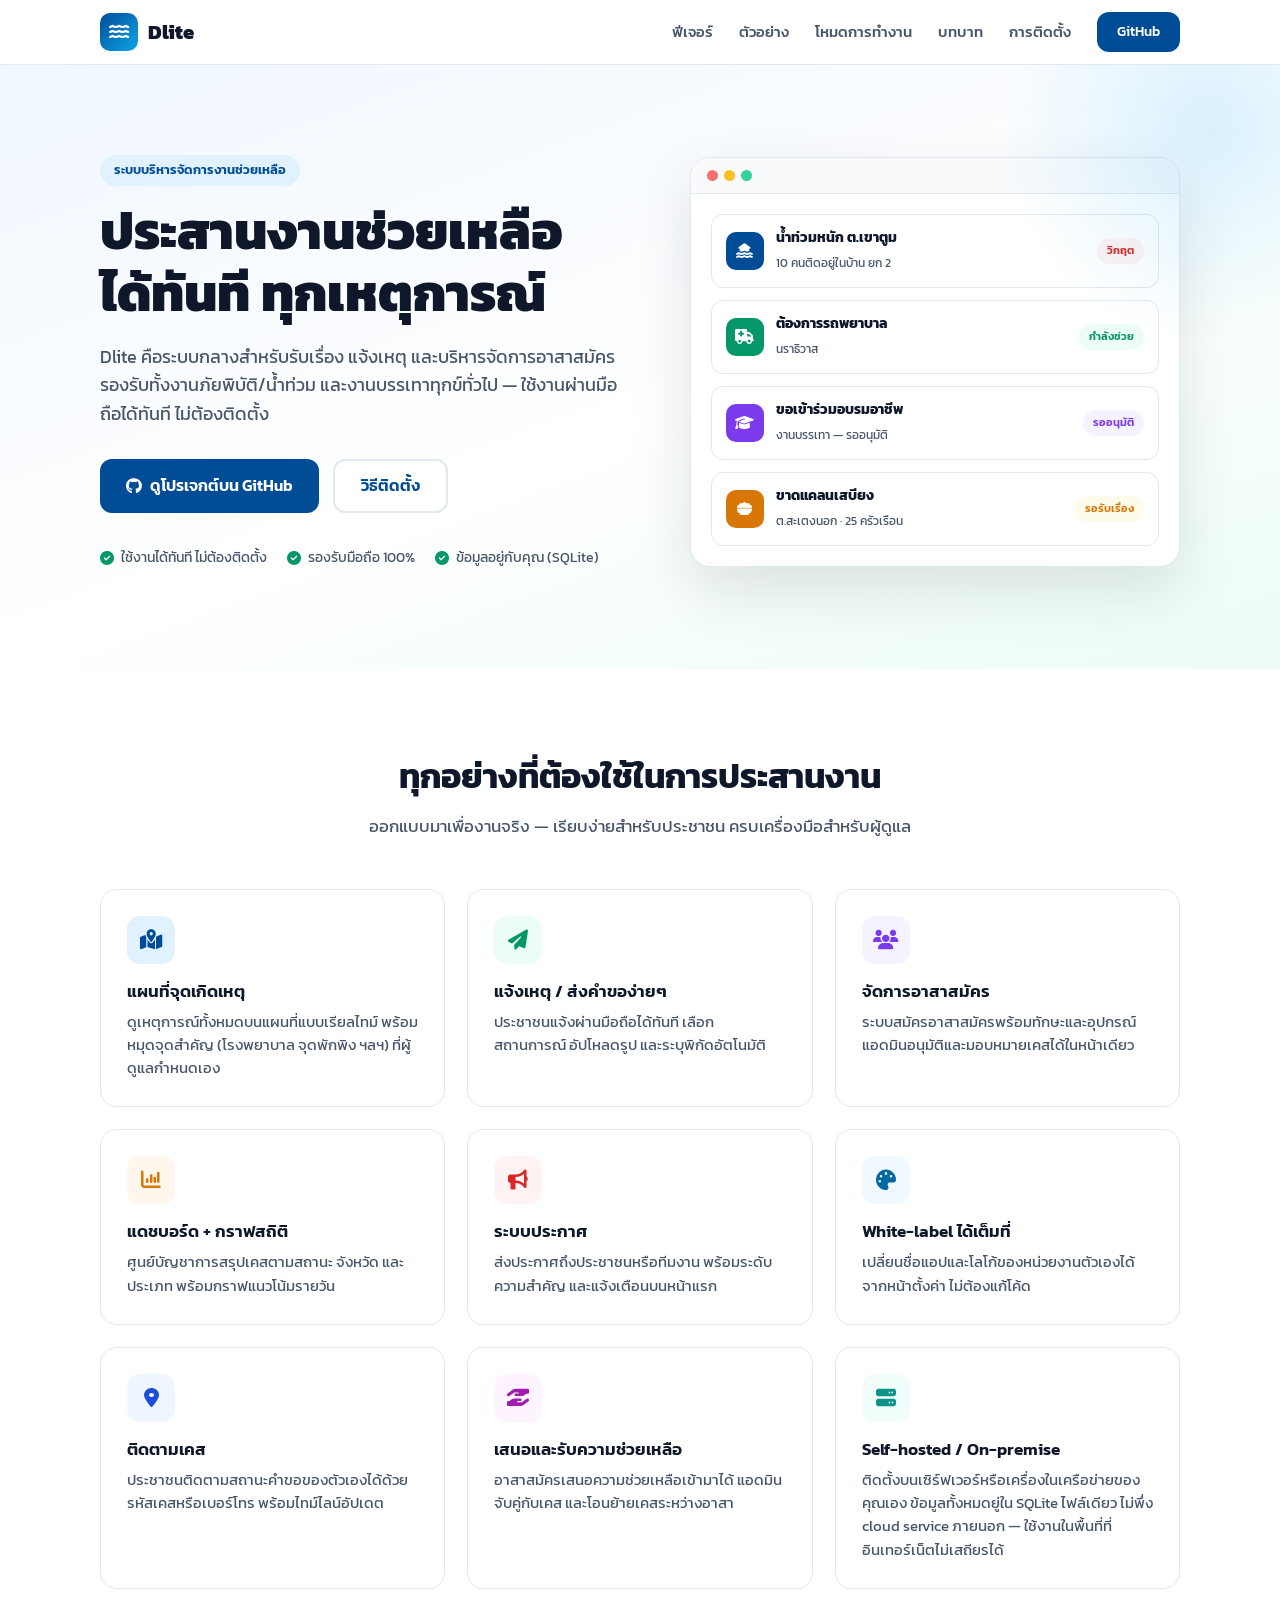
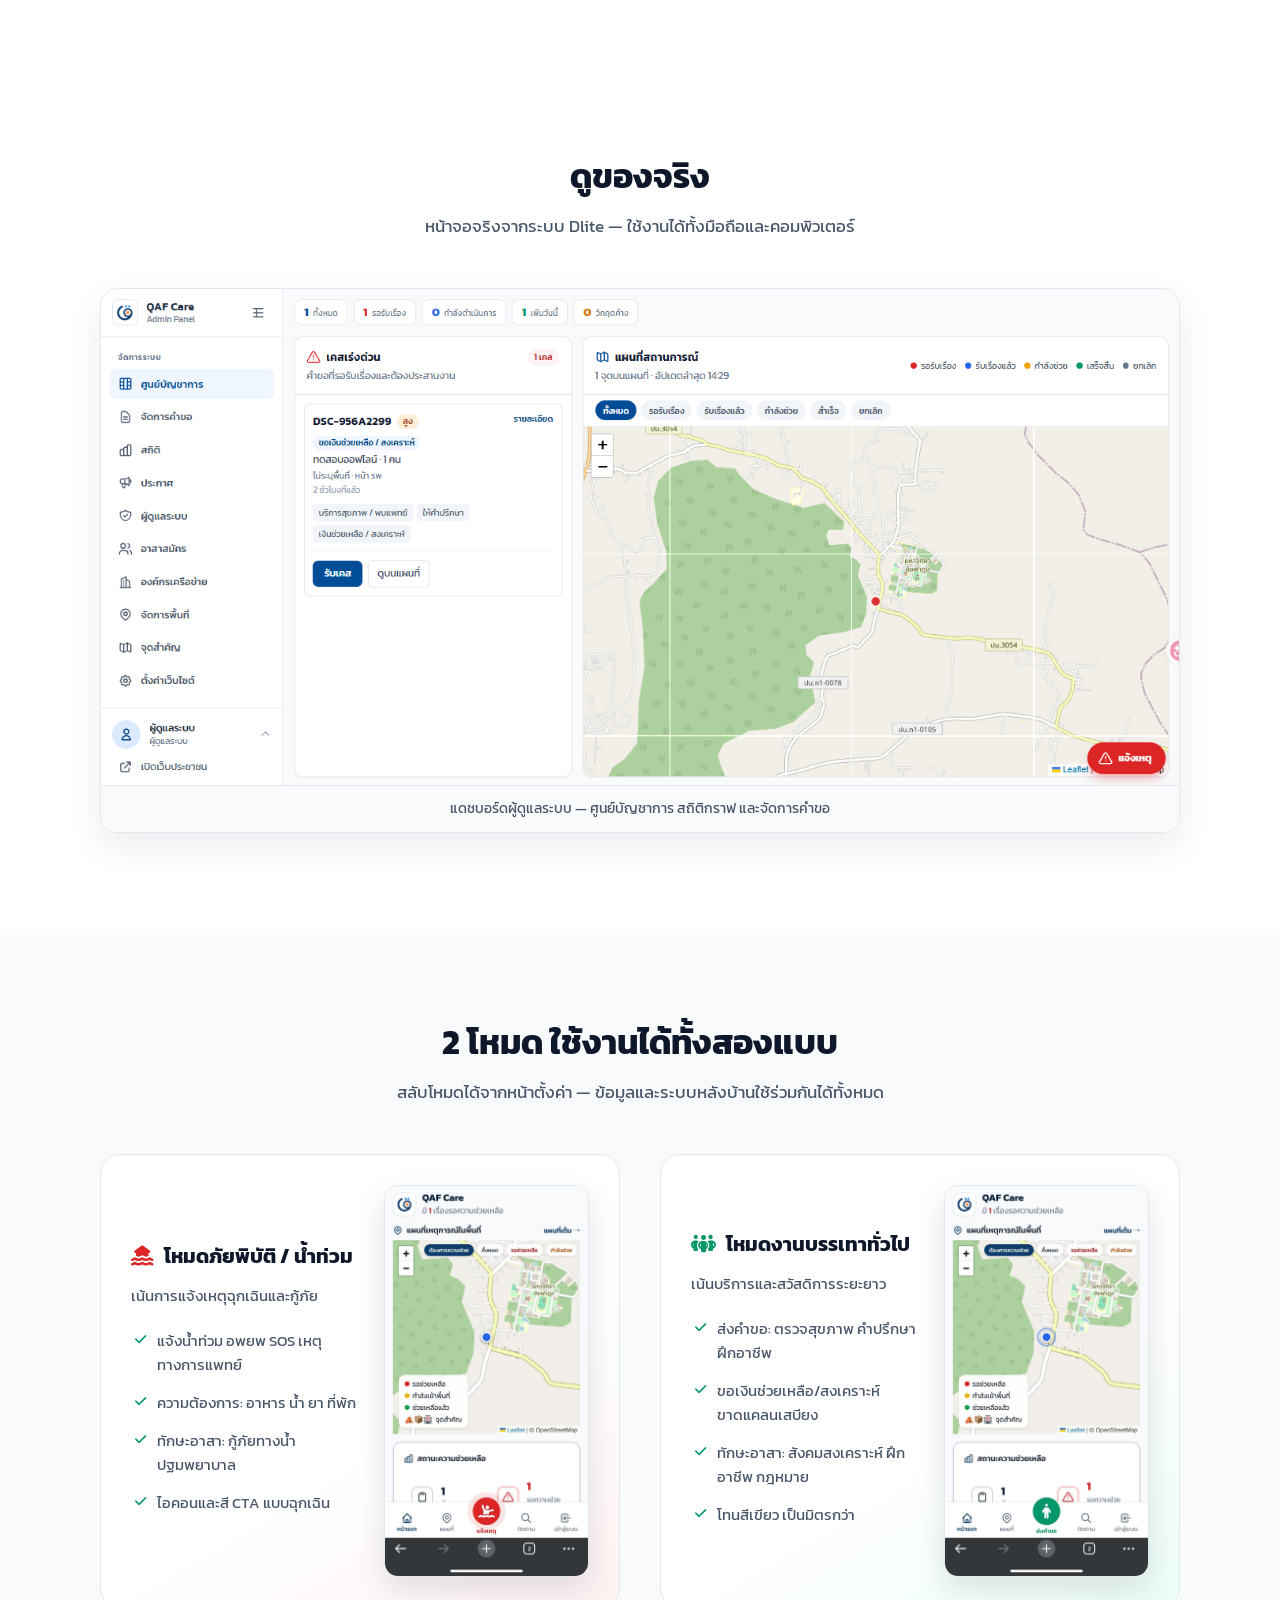
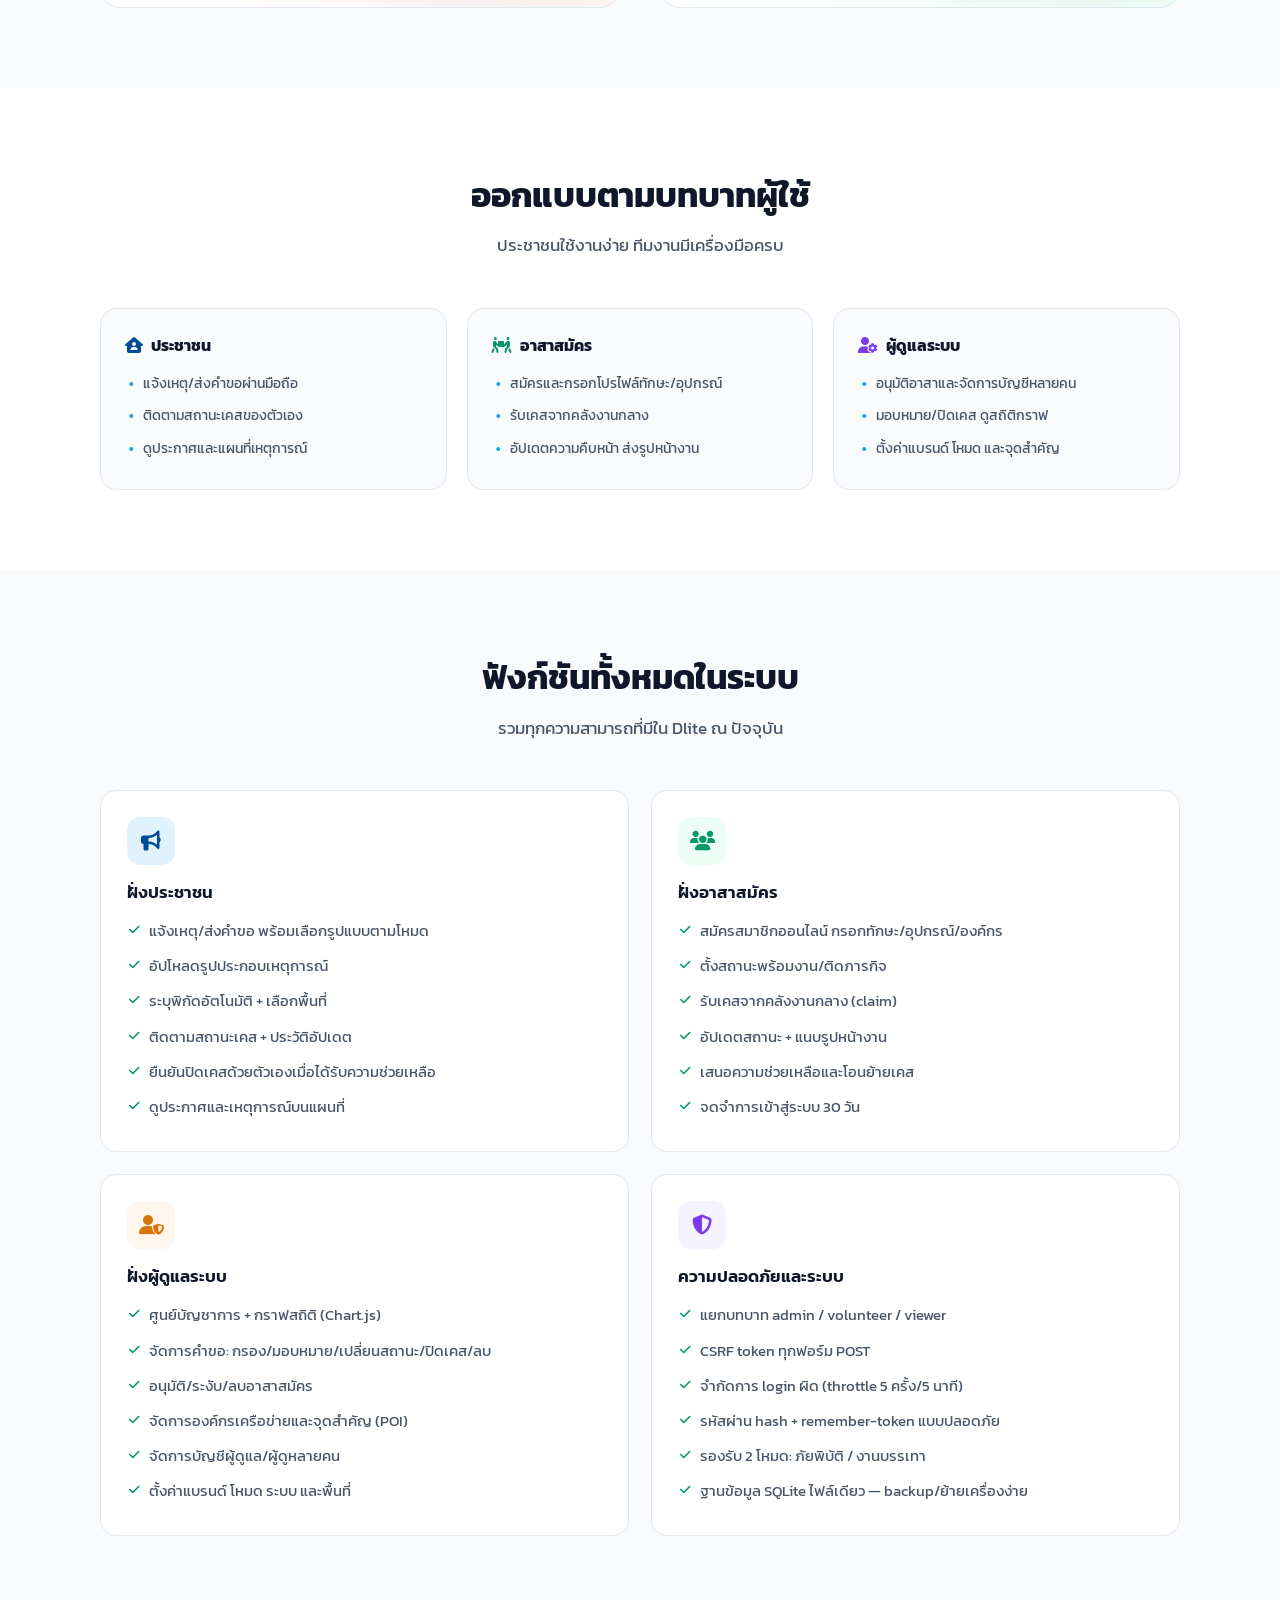
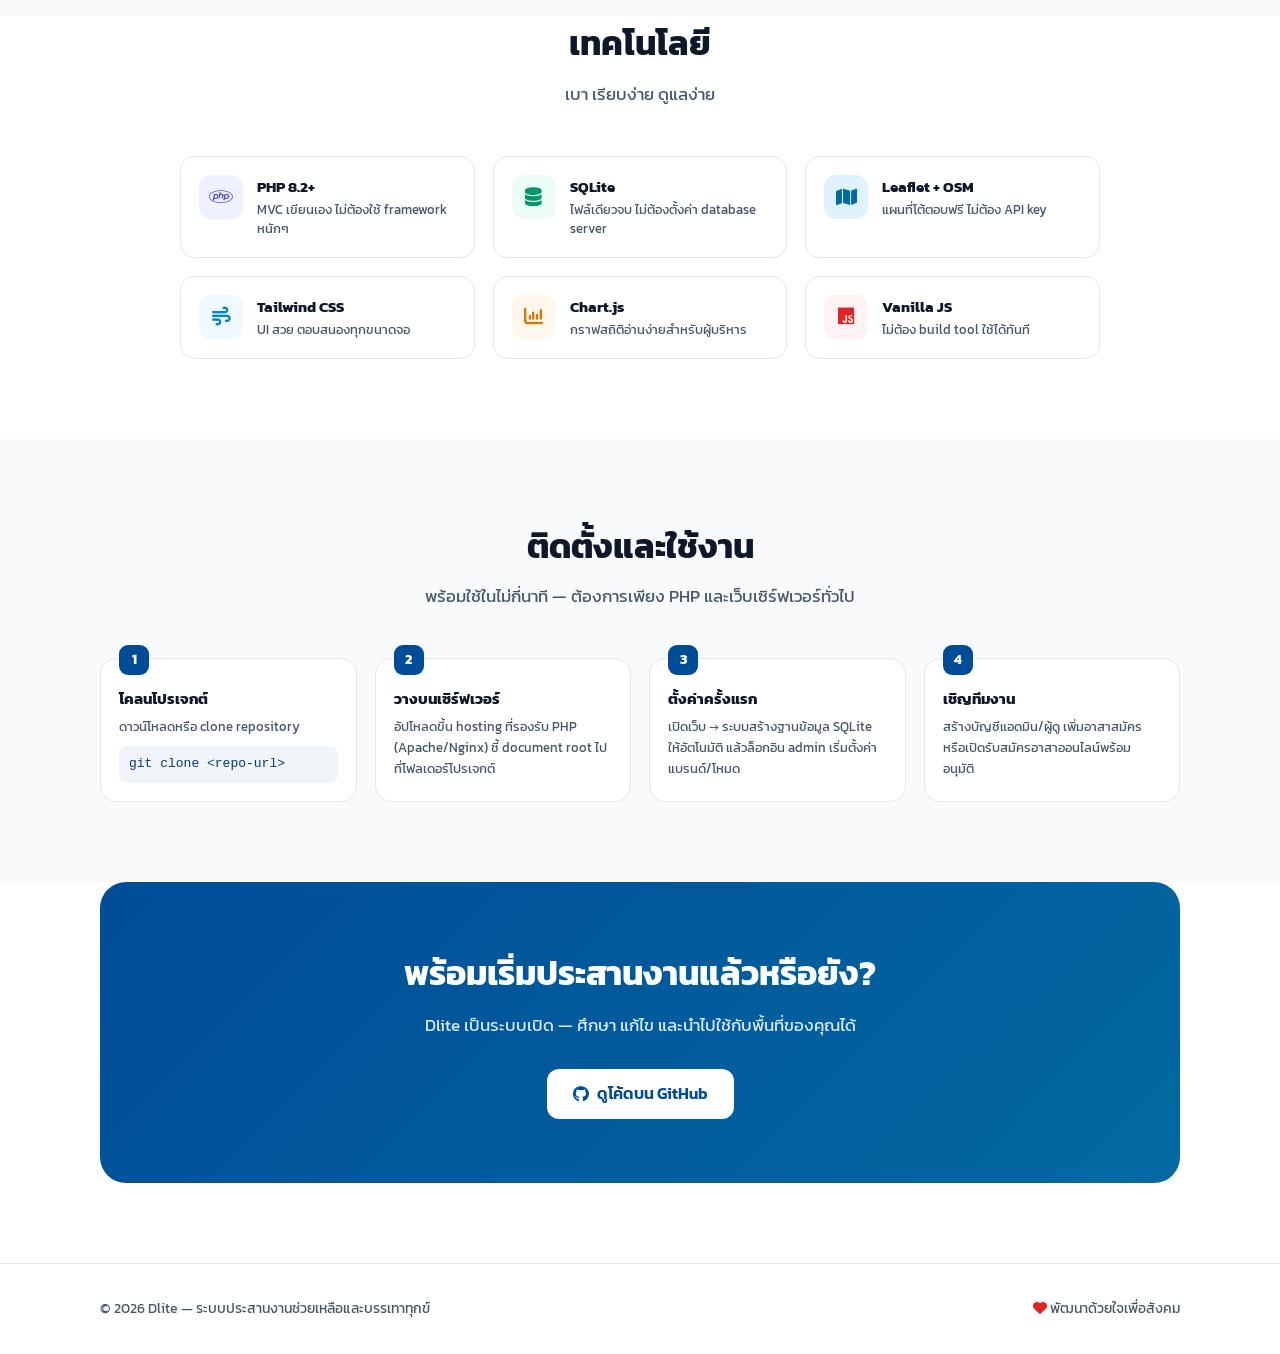
<file: landing/index.html>
<!DOCTYPE html>
<html lang="th">
<head>
<meta charset="UTF-8">
<meta name="viewport" content="width=device-width, initial-scale=1.0">
<title>Dlite — ระบบประสานงานช่วยเหลือและบรรเทาทุกข์</title>
<meta name="description" content="Dlite ระบบบริหารจัดการงานช่วยเหลืออาสาสมัครและประชาชน รองรับโหมดภัยพิบัติและงานบรรเทาทั่วไป ติดตั้งง่าย ใช้ SQLite ไม่ต้องมี server แยก">
<link rel="preconnect" href="https://fonts.googleapis.com">
<link href="https://fonts.googleapis.com/css2?family=Kanit:wght@300;400;500;600;700;800&display=swap" rel="stylesheet">
<link rel="stylesheet" href="https://cdnjs.cloudflare.com/ajax/libs/font-awesome/6.5.2/css/all.min.css">
<style>
:root{
  --blue:#004c97; --blue-d:#003a78; --sky:#0ea5e9; --emerald:#059669;
  --ink:#0f172a; --mut:#475569; --line:#e2e8f0; --bg:#f8fafc;
}
*{margin:0;padding:0;box-sizing:border-box}
html{scroll-behavior:smooth}
body{font-family:'Kanit',sans-serif;color:var(--ink);background:#fff;line-height:1.6}
.wrap{max-width:1120px;margin:0 auto;padding:0 20px}
a{color:var(--blue);text-decoration:none}
.btn{display:inline-flex;align-items:center;gap:8px;padding:12px 26px;border-radius:12px;font-weight:600;font-size:16px;transition:.2s;border:none;cursor:pointer}
.btn-p{background:var(--blue);color:#fff}
.btn-p:hover{background:var(--blue-d);transform:translateY(-1px);box-shadow:0 8px 20px rgba(0,76,151,.25)}
.btn-g{background:#fff;color:var(--blue);border:2px solid var(--line)}
.btn-g:hover{border-color:var(--blue)}
.eyebrow{display:inline-block;background:#e0f2fe;color:var(--blue);font-size:13px;font-weight:600;padding:5px 14px;border-radius:999px;margin-bottom:14px}
h1{font-size:clamp(30px,5vw,52px);font-weight:800;line-height:1.2}
h2{font-size:clamp(24px,3.5vw,34px);font-weight:700;text-align:center;margin-bottom:10px}
.sub{color:var(--mut);text-align:center;max-width:640px;margin:0 auto 48px;font-size:17px}
section{padding:80px 0}
/* nav */
nav{position:sticky;top:0;z-index:50;background:rgba(255,255,255,.92);backdrop-filter:blur(10px);border-bottom:1px solid var(--line)}
nav .wrap{display:flex;align-items:center;justify-content:space-between;height:64px}
.brand{display:flex;align-items:center;gap:10px;font-weight:800;font-size:20px;color:var(--ink)}
.brand .logo{width:38px;height:38px;border-radius:10px;background:linear-gradient(135deg,var(--blue),var(--sky));display:flex;align-items:center;justify-content:center;color:#fff;font-size:18px}
.navlinks{display:flex;gap:26px;align-items:center}
.navlinks a{color:var(--mut);font-weight:500;font-size:15px}
.navlinks a:hover{color:var(--blue)}
.navlinks a.btn{color:#fff}
.navlinks a.btn:hover{color:#fff}
@media(max-width:760px){.navlinks a.hide-m{display:none}}
/* hero */
.hero{background:linear-gradient(160deg,#f0f7ff 0%,#fff 55%,#ecfdf5 100%);padding:90px 0 100px;position:relative;overflow:hidden}
.hero::after{content:'';position:absolute;right:-140px;top:-140px;width:420px;height:420px;border-radius:50%;background:radial-gradient(circle,rgba(14,165,233,.15),transparent 70%)}
.hero-grid{display:grid;grid-template-columns:1.05fr .95fr;gap:48px;align-items:center}
.hero p.lead{color:var(--mut);font-size:18px;margin:18px 0 30px;max-width:520px}
.hero-cta{display:flex;gap:14px;flex-wrap:wrap}
.hero-badges{display:flex;gap:20px;margin-top:34px;flex-wrap:wrap}
.hero-badges span{display:flex;align-items:center;gap:7px;font-size:14px;color:var(--mut)}
.hero-badges i{color:var(--emerald);font-style:normal}
/* mockup */
.mock{background:#fff;border:1px solid var(--line);border-radius:20px;box-shadow:0 24px 60px rgba(15,23,42,.12);overflow:hidden}
.mock-bar{display:flex;gap:6px;padding:12px 16px;border-bottom:1px solid var(--line);background:#f8fafc}
.mock-bar i{width:11px;height:11px;border-radius:50%;display:block}
.mock-body{padding:20px;display:grid;gap:12px}
.mrow{display:flex;align-items:center;gap:12px;padding:12px 14px;border:1px solid var(--line);border-radius:12px}
.mrow .dot{width:38px;height:38px;border-radius:10px;flex-shrink:0;display:flex;align-items:center;justify-content:center;color:#fff;font-size:15px}
.mrow .t{flex:1}
.mrow .t b{display:block;font-size:14px}
.mrow .t small{color:var(--mut);font-size:12px}
.mrow .pill{font-size:11px;font-weight:600;padding:4px 10px;border-radius:999px;white-space:nowrap}
@keyframes float{0%,100%{transform:translateY(0)}50%{transform:translateY(-8px)}}
.mock{animation:float 6s ease-in-out infinite}
/* cards */
.grid{display:grid;gap:22px}
.g2{grid-template-columns:repeat(2,1fr)}
.g3{grid-template-columns:repeat(3,1fr)}
.g4{grid-template-columns:repeat(4,1fr)}
.card{background:#fff;border:1px solid var(--line);border-radius:16px;padding:26px;transition:.25s}
.card:hover{transform:translateY(-4px);box-shadow:0 14px 34px rgba(15,23,42,.09);border-color:#cbd5e1}
.card .ic{width:48px;height:48px;border-radius:13px;display:flex;align-items:center;justify-content:center;font-size:20px;margin-bottom:14px}
.card h3{font-size:17px;font-weight:600;margin-bottom:6px}
.card p{color:var(--mut);font-size:14.5px}
@media(max-width:900px){.g3,.g4{grid-template-columns:repeat(2,1fr)}.g2{grid-template-columns:1fr}}
@media(max-width:560px){.g3,.g4,.g2{grid-template-columns:1fr}.hero-grid{grid-template-columns:1fr}}
/* modes */
.modes{display:grid;grid-template-columns:1fr 1fr;gap:40px}
.mode{border-radius:20px;padding:30px;border:1px solid var(--line);position:relative;overflow:hidden;display:grid;grid-template-columns:1.05fr .95fr;gap:26px;align-items:center}
.mode .mode-img img{width:100%;height:auto;display:block;border-radius:14px;border:1px solid var(--line);box-shadow:0 12px 30px rgba(15,23,42,.12)}
.mode .mode-txt{min-width:0}
@media(max-width:760px){.mode{grid-template-columns:1fr}}
.mode.d{background:linear-gradient(150deg,#fff 60%,#fef2f2)}
.mode.r{background:linear-gradient(150deg,#fff 60%,#ecfdf5)}
.mode h3{font-size:20px;display:flex;align-items:center;gap:10px;margin-bottom:12px}
.mode ul{list-style:none;margin-top:14px}
.mode li{padding:7px 0 7px 26px;position:relative;color:var(--mut);font-size:15px}
.mode li::before{content:'\f00c';font-family:'Font Awesome 6 Free';font-weight:900;position:absolute;left:4px;color:var(--emerald);font-size:13px}
@media(max-width:760px){.modes{grid-template-columns:1fr}}
/* roles */
.roles{display:grid;grid-template-columns:repeat(3,1fr);gap:20px}
.role{background:var(--bg);border-radius:16px;padding:24px;border:1px solid var(--line)}
.role .who{font-weight:700;font-size:16px;display:flex;align-items:center;gap:8px;margin-bottom:10px}
.role ul{list-style:none}
.role li{font-size:14px;color:var(--mut);padding:5px 0 5px 18px;position:relative}
.role li::before{content:'\2022';position:absolute;left:4px;color:var(--sky);font-weight:800}
@media(max-width:760px){.roles{grid-template-columns:1fr}}
/* tech */
.tech-grid{display:grid;grid-template-columns:repeat(3,1fr);gap:18px;max-width:920px;margin:0 auto}
.tech-item{display:flex;gap:14px;align-items:flex-start;background:#fff;border:1px solid var(--line);border-radius:14px;padding:18px;transition:.2s}
.tech-item:hover{transform:translateY(-3px);box-shadow:0 12px 28px rgba(15,23,42,.08);border-color:#cbd5e1}
.tech-item .tic{width:44px;height:44px;border-radius:12px;display:flex;align-items:center;justify-content:center;font-size:19px;flex-shrink:0}
.tech-item b{display:block;font-size:15px}
.tech-item small{color:var(--mut);font-size:13px;line-height:1.45;display:block;margin-top:2px}
@media(max-width:760px){.tech-grid{grid-template-columns:repeat(2,1fr)}}
@media(max-width:480px){.tech-grid{grid-template-columns:1fr}}
/* install */
.steps{display:grid;grid-template-columns:repeat(4,1fr);gap:18px;counter-reset:s}
.step{position:relative;padding:22px 18px 18px;background:#fff;border:1px solid var(--line);border-radius:16px}
.step::before{counter-increment:s;content:counter(s);position:absolute;top:-14px;left:18px;width:30px;height:30px;border-radius:9px;background:var(--blue);color:#fff;font-weight:700;display:flex;align-items:center;justify-content:center;font-size:14px}
.step h4{font-size:15px;margin:6px 0 6px}
.step p,.step code{font-size:13px;color:var(--mut)}
.step code{display:block;background:#f1f5f9;border-radius:8px;padding:8px 10px;margin-top:8px;font-family:Consolas,monospace;color:var(--blue-d);overflow-x:auto;white-space:nowrap}
@media(max-width:900px){.steps{grid-template-columns:repeat(2,1fr)}}
@media(max-width:560px){.steps{grid-template-columns:1fr}}
/* shots */
.shot{margin:0;border:1px solid var(--line);border-radius:18px;overflow:hidden;background:#fff;box-shadow:0 14px 34px rgba(15,23,42,.08)}
.shot img{width:100%;height:auto;display:block}
.shot figcaption{padding:12px 16px;font-size:13.5px;color:var(--mut);text-align:center;border-top:1px solid var(--line);background:#f8fafc}
.shot-wide{margin-bottom:22px}
.shots-grid{display:grid;grid-template-columns:repeat(auto-fit,minmax(240px,300px));gap:20px;justify-content:center}
@media(max-width:760px){.shots-grid{grid-template-columns:1fr}}
/* cta */
.cta{background:linear-gradient(135deg,var(--blue),#0369a1);color:#fff;text-align:center;border-radius:26px;padding:64px 30px}
.cta h2{color:#fff;margin-bottom:12px}
.cta p{color:#dbeafe;margin-bottom:30px;font-size:17px}
.cta .btn-w{background:#fff;color:var(--blue)}
.cta .btn-w:hover{background:#e0f2fe}
footer{border-top:1px solid var(--line);padding:34px 0;color:var(--mut);font-size:14px}
footer .wrap{display:flex;justify-content:space-between;gap:16px;flex-wrap:wrap;align-items:center}
</style>
</head>
<body>

<nav>
  <div class="wrap">
    <a class="brand" href="#top"><span class="logo"><i class="fa-solid fa-water"></i></span>Dlite</a>
    <div class="navlinks">
      <a href="#features" class="hide-m">ฟีเจอร์</a>
      <a href="#screenshots" class="hide-m">ตัวอย่าง</a>
      <a href="#modes" class="hide-m">โหมดการทำงาน</a>
      <a href="#roles" class="hide-m">บทบาท</a>
      <a href="#install" class="hide-m">การติดตั้ง</a>
      <a class="btn btn-p" style="padding:9px 20px;font-size:14px" href="https://github.com">GitHub</a>
    </div>
  </div>
</nav>

<header class="hero" id="top">
  <div class="wrap hero-grid">
    <div>
      <span class="eyebrow">ระบบบริหารจัดการงานช่วยเหลือ</span>
      <h1>ประสานงานช่วยเหลือ<br>ได้ทันที ทุกเหตุการณ์</h1>
      <p class="lead">Dlite คือระบบกลางสำหรับรับเรื่อง แจ้งเหตุ และบริหารจัดการอาสาสมัคร รองรับทั้งงานภัยพิบัติ/น้ำท่วม และงานบรรเทาทุกข์ทั่วไป — ใช้งานผ่านมือถือได้ทันที ไม่ต้องติดตั้ง</p>
      <div class="hero-cta">
        <a class="btn btn-p" href="https://github.com"><i class="fa-brands fa-github"></i> ดูโปรเจกต์บน GitHub</a>
        <a class="btn btn-g" href="#install">วิธีติดตั้ง</a>
      </div>
      <div class="hero-badges">
        <span><i class="fa-solid fa-circle-check"></i> ใช้งานได้ทันที ไม่ต้องติดตั้ง</span>
        <span><i class="fa-solid fa-circle-check"></i> รองรับมือถือ 100%</span>
        <span><i class="fa-solid fa-circle-check"></i> ข้อมูลอยู่กับคุณ (SQLite)</span>
      </div>
    </div>
    <div class="mock">
      <div class="mock-bar"><i style="background:#f87171"></i><i style="background:#fbbf24"></i><i style="background:#34d399"></i></div>
      <div class="mock-body">
        <div class="mrow"><div class="dot" style="background:var(--blue)"><i class="fa-solid fa-house-flood-water"></i></div><div class="t"><b>น้ำท่วมหนัก ต.เขาตูม</b><small>10 คนติดอยู่ในบ้าน ยก 2</small></div><span class="pill" style="background:#fef2f2;color:#dc2626">วิกฤต</span></div>
        <div class="mrow"><div class="dot" style="background:var(--emerald)"><i class="fa-solid fa-truck-medical"></i></div><div class="t"><b>ต้องการรถพยาบาล</b><small>นราธิวาส</small></div><span class="pill" style="background:#ecfdf5;color:#059669">กำลังช่วย</span></div>
        <div class="mrow"><div class="dot" style="background:#7c3aed"><i class="fa-solid fa-graduation-cap"></i></div><div class="t"><b>ขอเข้าร่วมอบรมอาชีพ</b><small>งานบรรเทา — รออนุมัติ</small></div><span class="pill" style="background:#f5f3ff;color:#7c3aed">รออนุมัติ</span></div>
        <div class="mrow"><div class="dot" style="background:#d97706"><i class="fa-solid fa-bowl-food"></i></div><div class="t"><b>ขาดแคลนเสบียง</b><small>ต.สะเตงนอก · 25 ครัวเรือน</small></div><span class="pill" style="background:#fffbeb;color:#d97706">รอรับเรื่อง</span></div>
      </div>
    </div>
  </div>
</header>

<section id="features">
  <div class="wrap">
    <h2>ทุกอย่างที่ต้องใช้ในการประสานงาน</h2>
    <p class="sub">ออกแบบมาเพื่องานจริง — เรียบง่ายสำหรับประชาชน ครบเครื่องมือสำหรับผู้ดูแล</p>
    <div class="grid g3">
      <div class="card"><div class="ic" style="background:#e0f2fe;color:#004c97"><i class="fa-solid fa-map-location-dot"></i></div><h3>แผนที่จุดเกิดเหตุ</h3><p>ดูเหตุการณ์ทั้งหมดบนแผนที่แบบเรียลไทม์ พร้อมหมุดจุดสำคัญ (โรงพยาบาล จุดพักพิง ฯลฯ) ที่ผู้ดูแลกำหนดเอง</p></div>
      <div class="card"><div class="ic" style="background:#ecfdf5;color:#059669"><i class="fa-solid fa-paper-plane"></i></div><h3>แจ้งเหตุ / ส่งคำของ่ายๆ</h3><p>ประชาชนแจ้งผ่านมือถือได้ทันที เลือกสถานการณ์ อัปโหลดรูป และระบุพิกัดอัตโนมัติ</p></div>
      <div class="card"><div class="ic" style="background:#f5f3ff;color:#7c3aed"><i class="fa-solid fa-users"></i></div><h3>จัดการอาสาสมัคร</h3><p>ระบบสมัครอาสาสมัครพร้อมทักษะและอุปกรณ์ แอดมินอนุมัติและมอบหมายเคสได้ในหน้าเดียว</p></div>
      <div class="card"><div class="ic" style="background:#fff7ed;color:#d97706"><i class="fa-solid fa-chart-column"></i></div><h3>แดชบอร์ด + กราฟสถิติ</h3><p>ศูนย์บัญชาการสรุปเคสตามสถานะ จังหวัด และประเภท พร้อมกราฟแนวโน้มรายวัน</p></div>
      <div class="card"><div class="ic" style="background:#fef2f2;color:#dc2626"><i class="fa-solid fa-bullhorn"></i></div><h3>ระบบประกาศ</h3><p>ส่งประกาศถึงประชาชนหรือทีมงาน พร้อมระดับความสำคัญ และแจ้งเตือนบนหน้าแรก</p></div>
      <div class="card"><div class="ic" style="background:#f0f9ff;color:#0369a1"><i class="fa-solid fa-palette"></i></div><h3>White-label ได้เต็มที่</h3><p>เปลี่ยนชื่อแอปและโลโก้ของหน่วยงานตัวเองได้จากหน้าตั้งค่า ไม่ต้องแก้โค้ด</p></div>
      <div class="card"><div class="ic" style="background:#eff6ff;color:#1d4ed8"><i class="fa-solid fa-location-dot"></i></div><h3>ติดตามเคส</h3><p>ประชาชนติดตามสถานะคำขอของตัวเองได้ด้วยรหัสเคสหรือเบอร์โทร พร้อมไทม์ไลน์อัปเดต</p></div>
      <div class="card"><div class="ic" style="background:#fdf4ff;color:#a21caf"><i class="fa-solid fa-hand-holding-hand"></i></div><h3>เสนอและรับความช่วยเหลือ</h3><p>อาสาสมัครเสนอความช่วยเหลือเข้ามาได้ แอดมินจับคู่กับเคส และโอนย้ายเคสระหว่างอาสา</p></div>
      <div class="card"><div class="ic" style="background:#f0fdfa;color:#0d9488"><i class="fa-solid fa-server"></i></div><h3>Self-hosted / On-premise</h3><p>ติดตั้งบนเซิร์ฟเวอร์หรือเครื่องในเครือข่ายของคุณเอง ข้อมูลทั้งหมดยู่ใน SQLite ไฟล์เดียว ไม่พึ่ง cloud service ภายนอก — ใช้งานในพื้นที่ที่อินเทอร์เน็ตไม่เสถียรได้</p></div>
    </div>
  </div>
</section>

<section id="screenshots">
  <div class="wrap">
    <h2>ดูของจริง</h2>
    <p class="sub">หน้าจอจริงจากระบบ Dlite — ใช้งานได้ทั้งมือถือและคอมพิวเตอร์</p>
    <figure class="shot shot-wide">
      <img src="assets/admin-desktop.png" alt="แดชบอร์ดผู้ดูแลระบบ Dlite" loading="lazy">
      <figcaption>แดชบอร์ดผู้ดูแลระบบ — ศูนย์บัญชาการ สถิติกราฟ และจัดการคำขอ</figcaption>
    </figure>

  </div>
</section>
<section id="modes" style="background:var(--bg)">
  <div class="wrap">
    <h2>2 โหมด ใช้งานได้ทั้งสองแบบ</h2>
    <p class="sub">สลับโหมดได้จากหน้าตั้งค่า — ข้อมูลและระบบหลังบ้านใช้ร่วมกันได้ทั้งหมด</p>
    <div class="modes">
      <div class="mode d">
        <div class="mode-txt">
          <h3><i class="fa-solid fa-house-flood-water" style="color:#dc2626"></i> โหมดภัยพิบัติ / น้ำท่วม</h3>
          <p style="color:var(--mut);font-size:15px">เน้นการแจ้งเหตุฉุกเฉินและกู้ภัย</p>
          <ul>
            <li>แจ้งน้ำท่วม อพยพ SOS เหตุทางการแพทย์</li>
            <li>ความต้องการ: อาหาร น้ำ ยา ที่พัก</li>
            <li>ทักษะอาสา: กู้ภัยทางน้ำ ปฐมพยาบาล</li>
            <li>ไอคอนและสี CTA แบบฉุกเฉิน</li>
          </ul>
        </div>
        <div class="mode-img"><img src="assets/mobile-disaster.jpg" alt="หน้าจอมือถือโหมดภัยพิบัติ" loading="lazy"></div>
      </div>
      <div class="mode r">
        <div class="mode-txt">
          <h3><i class="fa-solid fa-people-group" style="color:#059669"></i> โหมดงานบรรเทาทั่วไป</h3>
          <p style="color:var(--mut);font-size:15px">เน้นบริการและสวัสดิการระยะยาว</p>
          <ul>
            <li>ส่งคำขอ: ตรวจสุขภาพ คำปรึกษา ฝึกอาชีพ</li>
            <li>ขอเงินช่วยเหลือ/สงเคราะห์ ขาดแคลนเสบียง</li>
            <li>ทักษะอาสา: สังคมสงเคราะห์ ฝึกอาชีพ กฎหมาย</li>
            <li>โทนสีเขียว เป็นมิตรกว่า</li>
          </ul>
        </div>
        <div class="mode-img"><img src="assets/mobile-relief.jpg" alt="หน้าจอมือถือโหมดบรรเทา" loading="lazy"></div>
      </div>
    </div>
  </div>
</section>

<section id="roles">
  <div class="wrap">
    <h2>ออกแบบตามบทบาทผู้ใช้</h2>
    <p class="sub">ประชาชนใช้งานง่าย ทีมงานมีเครื่องมือครบ</p>
    <div class="roles">
      <div class="role"><div class="who"><i class="fa-solid fa-house-user" style="color:var(--blue)"></i> ประชาชน</div><ul><li>แจ้งเหตุ/ส่งคำขอผ่านมือถือ</li><li>ติดตามสถานะเคสของตัวเอง</li><li>ดูประกาศและแผนที่เหตุการณ์</li></ul></div>
      <div class="role"><div class="who"><i class="fa-solid fa-people-carry-box" style="color:var(--emerald)"></i> อาสาสมัคร</div><ul><li>สมัครและกรอกโปรไฟล์ทักษะ/อุปกรณ์</li><li>รับเคสจากคลังงานกลาง</li><li>อัปเดตความคืบหน้า ส่งรูปหน้างาน</li></ul></div>
      <div class="role"><div class="who"><i class="fa-solid fa-user-gear" style="color:#7c3aed"></i> ผู้ดูแลระบบ</div><ul><li>อนุมัติอาสาและจัดการบัญชีหลายคน</li><li>มอบหมาย/ปิดเคส ดูสถิติกราฟ</li><li>ตั้งค่าแบรนด์ โหมด และจุดสำคัญ</li></ul></div>
    </div>
  </div>
</section>

<section style="background:var(--bg)">
  <div class="wrap">
    <h2>ฟังก์ชันทั้งหมดในระบบ</h2>
    <p class="sub">รวมทุกความสามารถที่มีใน Dlite ณ ปัจจุบัน</p>
    <div class="grid g2">
      <div class="card"><div class="ic" style="background:#e0f2fe;color:#004c97"><i class="fa-solid fa-bullhorn"></i></div><h3>ฝั่งประชาชน</h3><ul style="list-style:none;margin-top:8px"><li style="font-size:14.5px;color:var(--mut);padding:6px 0 6px 22px;position:relative"><i class="fa-solid fa-check" style="position:absolute;left:2px;color:var(--emerald);font-size:12px;top:10px"></i>แจ้งเหตุ/ส่งคำขอ พร้อมเลือกรูปแบบตามโหมด</li><li style="font-size:14.5px;color:var(--mut);padding:6px 0 6px 22px;position:relative"><i class="fa-solid fa-check" style="position:absolute;left:2px;color:var(--emerald);font-size:12px;top:10px"></i>อัปโหลดรูปประกอบเหตุการณ์</li><li style="font-size:14.5px;color:var(--mut);padding:6px 0 6px 22px;position:relative"><i class="fa-solid fa-check" style="position:absolute;left:2px;color:var(--emerald);font-size:12px;top:10px"></i>ระบุพิกัดอัตโนมัติ + เลือกพื้นที่</li><li style="font-size:14.5px;color:var(--mut);padding:6px 0 6px 22px;position:relative"><i class="fa-solid fa-check" style="position:absolute;left:2px;color:var(--emerald);font-size:12px;top:10px"></i>ติดตามสถานะเคส + ประวัติอัปเดต</li><li style="font-size:14.5px;color:var(--mut);padding:6px 0 6px 22px;position:relative"><i class="fa-solid fa-check" style="position:absolute;left:2px;color:var(--emerald);font-size:12px;top:10px"></i>ยืนยันปิดเคสด้วยตัวเองเมื่อได้รับความช่วยเหลือ</li><li style="font-size:14.5px;color:var(--mut);padding:6px 0 6px 22px;position:relative"><i class="fa-solid fa-check" style="position:absolute;left:2px;color:var(--emerald);font-size:12px;top:10px"></i>ดูประกาศและเหตุการณ์บนแผนที่</li></ul></div>
      <div class="card"><div class="ic" style="background:#ecfdf5;color:#059669"><i class="fa-solid fa-users"></i></div><h3>ฝั่งอาสาสมัคร</h3><ul style="list-style:none;margin-top:8px"><li style="font-size:14.5px;color:var(--mut);padding:6px 0 6px 22px;position:relative"><i class="fa-solid fa-check" style="position:absolute;left:2px;color:var(--emerald);font-size:12px;top:10px"></i>สมัครสมาชิกออนไลน์ กรอกทักษะ/อุปกรณ์/องค์กร</li><li style="font-size:14.5px;color:var(--mut);padding:6px 0 6px 22px;position:relative"><i class="fa-solid fa-check" style="position:absolute;left:2px;color:var(--emerald);font-size:12px;top:10px"></i>ตั้งสถานะพร้อมงาน/ติดภารกิจ</li><li style="font-size:14.5px;color:var(--mut);padding:6px 0 6px 22px;position:relative"><i class="fa-solid fa-check" style="position:absolute;left:2px;color:var(--emerald);font-size:12px;top:10px"></i>รับเคสจากคลังงานกลาง (claim)</li><li style="font-size:14.5px;color:var(--mut);padding:6px 0 6px 22px;position:relative"><i class="fa-solid fa-check" style="position:absolute;left:2px;color:var(--emerald);font-size:12px;top:10px"></i>อัปเดตสถานะ + แนบรูปหน้างาน</li><li style="font-size:14.5px;color:var(--mut);padding:6px 0 6px 22px;position:relative"><i class="fa-solid fa-check" style="position:absolute;left:2px;color:var(--emerald);font-size:12px;top:10px"></i>เสนอความช่วยเหลือและโอนย้ายเคส</li><li style="font-size:14.5px;color:var(--mut);padding:6px 0 6px 22px;position:relative"><i class="fa-solid fa-check" style="position:absolute;left:2px;color:var(--emerald);font-size:12px;top:10px"></i>จดจำการเข้าสู่ระบบ 30 วัน</li></ul></div>
      <div class="card"><div class="ic" style="background:#fff7ed;color:#d97706"><i class="fa-solid fa-user-shield"></i></div><h3>ฝั่งผู้ดูแลระบบ</h3><ul style="list-style:none;margin-top:8px"><li style="font-size:14.5px;color:var(--mut);padding:6px 0 6px 22px;position:relative"><i class="fa-solid fa-check" style="position:absolute;left:2px;color:var(--emerald);font-size:12px;top:10px"></i>ศูนย์บัญชาการ + กราฟสถิติ (Chart.js)</li><li style="font-size:14.5px;color:var(--mut);padding:6px 0 6px 22px;position:relative"><i class="fa-solid fa-check" style="position:absolute;left:2px;color:var(--emerald);font-size:12px;top:10px"></i>จัดการคำขอ: กรอง/มอบหมาย/เปลี่ยนสถานะ/ปิดเคส/ลบ</li><li style="font-size:14.5px;color:var(--mut);padding:6px 0 6px 22px;position:relative"><i class="fa-solid fa-check" style="position:absolute;left:2px;color:var(--emerald);font-size:12px;top:10px"></i>อนุมัติ/ระงับ/ลบอาสาสมัคร</li><li style="font-size:14.5px;color:var(--mut);padding:6px 0 6px 22px;position:relative"><i class="fa-solid fa-check" style="position:absolute;left:2px;color:var(--emerald);font-size:12px;top:10px"></i>จัดการองค์กรเครือข่ายและจุดสำคัญ (POI)</li><li style="font-size:14.5px;color:var(--mut);padding:6px 0 6px 22px;position:relative"><i class="fa-solid fa-check" style="position:absolute;left:2px;color:var(--emerald);font-size:12px;top:10px"></i>จัดการบัญชีผู้ดูแล/ผู้ดูหลายคน</li><li style="font-size:14.5px;color:var(--mut);padding:6px 0 6px 22px;position:relative"><i class="fa-solid fa-check" style="position:absolute;left:2px;color:var(--emerald);font-size:12px;top:10px"></i>ตั้งค่าแบรนด์ โหมด ระบบ และพื้นที่</li></ul></div>
      <div class="card"><div class="ic" style="background:#f5f3ff;color:#7c3aed"><i class="fa-solid fa-shield-halved"></i></div><h3>ความปลอดภัยและระบบ</h3><ul style="list-style:none;margin-top:8px"><li style="font-size:14.5px;color:var(--mut);padding:6px 0 6px 22px;position:relative"><i class="fa-solid fa-check" style="position:absolute;left:2px;color:var(--emerald);font-size:12px;top:10px"></i>แยกบทบาท admin / volunteer / viewer</li><li style="font-size:14.5px;color:var(--mut);padding:6px 0 6px 22px;position:relative"><i class="fa-solid fa-check" style="position:absolute;left:2px;color:var(--emerald);font-size:12px;top:10px"></i>CSRF token ทุกฟอร์ม POST</li><li style="font-size:14.5px;color:var(--mut);padding:6px 0 6px 22px;position:relative"><i class="fa-solid fa-check" style="position:absolute;left:2px;color:var(--emerald);font-size:12px;top:10px"></i>จำกัดการ login ผิด (throttle 5 ครั้ง/5 นาที)</li><li style="font-size:14.5px;color:var(--mut);padding:6px 0 6px 22px;position:relative"><i class="fa-solid fa-check" style="position:absolute;left:2px;color:var(--emerald);font-size:12px;top:10px"></i>รหัสผ่าน hash + remember-token แบบปลอดภัย</li><li style="font-size:14.5px;color:var(--mut);padding:6px 0 6px 22px;position:relative"><i class="fa-solid fa-check" style="position:absolute;left:2px;color:var(--emerald);font-size:12px;top:10px"></i>รองรับ 2 โหมด: ภัยพิบัติ / งานบรรเทา</li><li style="font-size:14.5px;color:var(--mut);padding:6px 0 6px 22px;position:relative"><i class="fa-solid fa-check" style="position:absolute;left:2px;color:var(--emerald);font-size:12px;top:10px"></i>ฐานข้อมูล SQLite ไฟล์เดียว — backup/ย้ายเครื่องง่าย</li></ul></div>
    </div>
  </div>
</section>

<section style="padding-top:0">
  <div class="wrap">
    <h2>เทคโนโลยี</h2>
    <p class="sub">เบา เรียบง่าย ดูแลง่าย</p>
    <div class="tech-grid">
      <div class="tech-item"><div class="tic" style="background:#eef2ff;color:#4f46e5"><i class="fa-brands fa-php"></i></div><div><b>PHP 8.2+</b><small>MVC เขียนเอง ไม่ต้องใช้ framework หนักๆ</small></div></div>
      <div class="tech-item"><div class="tic" style="background:#ecfdf5;color:#059669"><i class="fa-solid fa-database"></i></div><div><b>SQLite</b><small>ไฟล์เดียวจบ ไม่ต้องตั้งค่า database server</small></div></div>
      <div class="tech-item"><div class="tic" style="background:#e0f2fe;color:#0369a1"><i class="fa-solid fa-map"></i></div><div><b>Leaflet + OSM</b><small>แผนที่โต้ตอบฟรี ไม่ต้อง API key</small></div></div>
      <div class="tech-item"><div class="tic" style="background:#f0f9ff;color:#0284c7"><i class="fa-solid fa-wind"></i></div><div><b>Tailwind CSS</b><small>UI สวย ตอบสนองทุกขนาดจอ</small></div></div>
      <div class="tech-item"><div class="tic" style="background:#fff7ed;color:#d97706"><i class="fa-solid fa-chart-column"></i></div><div><b>Chart.js</b><small>กราฟสถิติอ่านง่ายสำหรับผู้บริหาร</small></div></div>
      <div class="tech-item"><div class="tic" style="background:#fef2f2;color:#dc2626"><i class="fa-brands fa-js"></i></div><div><b>Vanilla JS</b><small>ไม่ต้อง build tool ใช้ได้ทันที</small></div></div>
    </div>
  </div>
</section>

<section id="install" style="background:var(--bg)">
  <div class="wrap">
    <h2>ติดตั้งและใช้งาน</h2>
    <p class="sub">พร้อมใช้ในไม่กี่นาที — ต้องการเพียง PHP และเว็บเซิร์ฟเวอร์ทั่วไป</p>
    <div class="steps">
      <div class="step"><h4>โคลนโปรเจกต์</h4><p>ดาวน์โหลดหรือ clone repository</p><code>git clone &lt;repo-url&gt;</code></div>
      <div class="step"><h4>วางบนเซิร์ฟเวอร์</h4><p>อัปโหลดขึ้น hosting ที่รองรับ PHP (Apache/Nginx) ชี้ document root ไปที่โฟลเดอร์โปรเจกต์</p></div>
      <div class="step"><h4>ตั้งค่าครั้งแรก</h4><p>เปิดเว็บ → ระบบสร้างฐานข้อมูล SQLite ให้อัตโนมัติ แล้วล็อกอิน admin เริ่มตั้งค่าแบรนด์/โหมด</p></div>
      <div class="step"><h4>เชิญทีมงาน</h4><p>สร้างบัญชีแอดมิน/ผู้ดู เพิ่มอาสาสมัคร หรือเปิดรับสมัครอาสาออนไลน์พร้อมอนุมัติ</p></div>
    </div>
  </div>
</section>

<section style="padding-top:0">
  <div class="wrap">
    <div class="cta">
      <h2>พร้อมเริ่มประสานงานแล้วหรือยัง?</h2>
      <p>Dlite เป็นระบบเปิด — ศึกษา แก้ไข และนำไปใช้กับพื้นที่ของคุณได้</p>
      <a class="btn btn-w" href="https://github.com"><i class="fa-brands fa-github"></i> ดูโค้ดบน GitHub</a>
    </div>
  </div>
</section>

<footer>
  <div class="wrap">
    <span>© 2026 Dlite — ระบบประสานงานช่วยเหลือและบรรเทาทุกข์</span>
    <span><i class="fa-solid fa-heart" style="color:#dc2626"></i> พัฒนาด้วยใจเพื่อสังคม</span>
  </div>
</footer>

</body>
</html>
</file>
